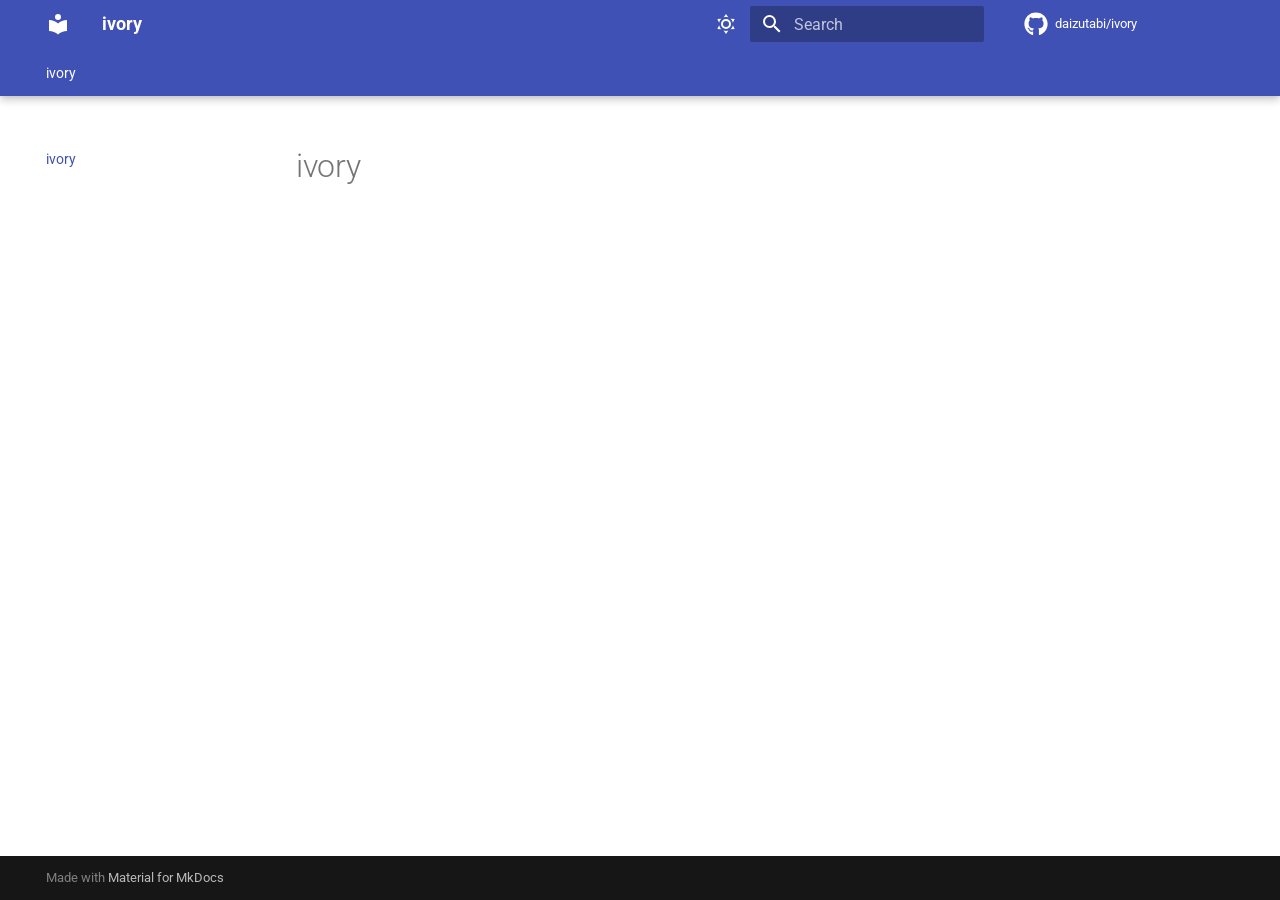
<file: index.html>
<!doctype html>
<html lang="en" class="no-js">
  <head>
    
      <meta charset="utf-8">
      <meta name="viewport" content="width=device-width,initial-scale=1">
      
        <meta name="description" content="PDF documentation generator">
      
      
        <meta name="author" content="daizutabi">
      
      
        <link rel="canonical" href="https://daizutabi.github.io/ivory/">
      
      
      
      
      <link rel="icon" href="assets/images/favicon.png">
      <meta name="generator" content="mkdocs-1.6.0, mkdocs-material-9.5.30">
    
    
      
        <title>ivory</title>
      
    
    
      <link rel="stylesheet" href="assets/stylesheets/main.3cba04c6.min.css">
      
        
        <link rel="stylesheet" href="assets/stylesheets/palette.06af60db.min.css">
      
      


    
    
      
    
    
      
        
        
        <link rel="preconnect" href="https://fonts.gstatic.com" crossorigin>
        <link rel="stylesheet" href="https://fonts.googleapis.com/css?family=Roboto:300,300i,400,400i,700,700i%7CRoboto+Mono:400,400i,700,700i&display=fallback">
        <style>:root{--md-text-font:"Roboto";--md-code-font:"Roboto Mono"}</style>
      
    
    
    <script>__md_scope=new URL(".",location),__md_hash=e=>[...e].reduce((e,_)=>(e<<5)-e+_.charCodeAt(0),0),__md_get=(e,_=localStorage,t=__md_scope)=>JSON.parse(_.getItem(t.pathname+"."+e)),__md_set=(e,_,t=localStorage,a=__md_scope)=>{try{t.setItem(a.pathname+"."+e,JSON.stringify(_))}catch(e){}}</script>
    
      

    
    
    
  </head>
  
  
    
    
      
    
    
    
    
    <body dir="ltr" data-md-color-scheme="default" data-md-color-primary="indigo" data-md-color-accent="indigo">
  
    
    <input class="md-toggle" data-md-toggle="drawer" type="checkbox" id="__drawer" autocomplete="off">
    <input class="md-toggle" data-md-toggle="search" type="checkbox" id="__search" autocomplete="off">
    <label class="md-overlay" for="__drawer"></label>
    <div data-md-component="skip">
      
        
        <a href="#ivory" class="md-skip">
          Skip to content
        </a>
      
    </div>
    <div data-md-component="announce">
      
    </div>
    
    
      

  

<header class="md-header md-header--shadow md-header--lifted" data-md-component="header">
  <nav class="md-header__inner md-grid" aria-label="Header">
    <a href="." title="ivory" class="md-header__button md-logo" aria-label="ivory" data-md-component="logo">
      
  
  <svg xmlns="http://www.w3.org/2000/svg" viewBox="0 0 24 24"><path d="M12 8a3 3 0 0 0 3-3 3 3 0 0 0-3-3 3 3 0 0 0-3 3 3 3 0 0 0 3 3m0 3.54C9.64 9.35 6.5 8 3 8v11c3.5 0 6.64 1.35 9 3.54 2.36-2.19 5.5-3.54 9-3.54V8c-3.5 0-6.64 1.35-9 3.54Z"/></svg>

    </a>
    <label class="md-header__button md-icon" for="__drawer">
      
      <svg xmlns="http://www.w3.org/2000/svg" viewBox="0 0 24 24"><path d="M3 6h18v2H3V6m0 5h18v2H3v-2m0 5h18v2H3v-2Z"/></svg>
    </label>
    <div class="md-header__title" data-md-component="header-title">
      <div class="md-header__ellipsis">
        <div class="md-header__topic">
          <span class="md-ellipsis">
            ivory
          </span>
        </div>
        <div class="md-header__topic" data-md-component="header-topic">
          <span class="md-ellipsis">
            
              ivory
            
          </span>
        </div>
      </div>
    </div>
    
      
        <form class="md-header__option" data-md-component="palette">
  
    
    
    
    <input class="md-option" data-md-color-media="" data-md-color-scheme="default" data-md-color-primary="indigo" data-md-color-accent="indigo"  aria-label="Switch to dark mode"  type="radio" name="__palette" id="__palette_0">
    
      <label class="md-header__button md-icon" title="Switch to dark mode" for="__palette_1" hidden>
        <svg xmlns="http://www.w3.org/2000/svg" viewBox="0 0 24 24"><path d="M12 7a5 5 0 0 1 5 5 5 5 0 0 1-5 5 5 5 0 0 1-5-5 5 5 0 0 1 5-5m0 2a3 3 0 0 0-3 3 3 3 0 0 0 3 3 3 3 0 0 0 3-3 3 3 0 0 0-3-3m0-7 2.39 3.42C13.65 5.15 12.84 5 12 5c-.84 0-1.65.15-2.39.42L12 2M3.34 7l4.16-.35A7.2 7.2 0 0 0 5.94 8.5c-.44.74-.69 1.5-.83 2.29L3.34 7m.02 10 1.76-3.77a7.131 7.131 0 0 0 2.38 4.14L3.36 17M20.65 7l-1.77 3.79a7.023 7.023 0 0 0-2.38-4.15l4.15.36m-.01 10-4.14.36c.59-.51 1.12-1.14 1.54-1.86.42-.73.69-1.5.83-2.29L20.64 17M12 22l-2.41-3.44c.74.27 1.55.44 2.41.44.82 0 1.63-.17 2.37-.44L12 22Z"/></svg>
      </label>
    
  
    
    
    
    <input class="md-option" data-md-color-media="" data-md-color-scheme="slate" data-md-color-primary="black" data-md-color-accent="black"  aria-label="Switch to light mode"  type="radio" name="__palette" id="__palette_1">
    
      <label class="md-header__button md-icon" title="Switch to light mode" for="__palette_0" hidden>
        <svg xmlns="http://www.w3.org/2000/svg" viewBox="0 0 24 24"><path d="m17.75 4.09-2.53 1.94.91 3.06-2.63-1.81-2.63 1.81.91-3.06-2.53-1.94L12.44 4l1.06-3 1.06 3 3.19.09m3.5 6.91-1.64 1.25.59 1.98-1.7-1.17-1.7 1.17.59-1.98L15.75 11l2.06-.05L18.5 9l.69 1.95 2.06.05m-2.28 4.95c.83-.08 1.72 1.1 1.19 1.85-.32.45-.66.87-1.08 1.27C15.17 23 8.84 23 4.94 19.07c-3.91-3.9-3.91-10.24 0-14.14.4-.4.82-.76 1.27-1.08.75-.53 1.93.36 1.85 1.19-.27 2.86.69 5.83 2.89 8.02a9.96 9.96 0 0 0 8.02 2.89m-1.64 2.02a12.08 12.08 0 0 1-7.8-3.47c-2.17-2.19-3.33-5-3.49-7.82-2.81 3.14-2.7 7.96.31 10.98 3.02 3.01 7.84 3.12 10.98.31Z"/></svg>
      </label>
    
  
</form>
      
    
    
      <script>var media,input,key,value,palette=__md_get("__palette");if(palette&&palette.color){"(prefers-color-scheme)"===palette.color.media&&(media=matchMedia("(prefers-color-scheme: light)"),input=document.querySelector(media.matches?"[data-md-color-media='(prefers-color-scheme: light)']":"[data-md-color-media='(prefers-color-scheme: dark)']"),palette.color.media=input.getAttribute("data-md-color-media"),palette.color.scheme=input.getAttribute("data-md-color-scheme"),palette.color.primary=input.getAttribute("data-md-color-primary"),palette.color.accent=input.getAttribute("data-md-color-accent"));for([key,value]of Object.entries(palette.color))document.body.setAttribute("data-md-color-"+key,value)}</script>
    
    
    
      <label class="md-header__button md-icon" for="__search">
        
        <svg xmlns="http://www.w3.org/2000/svg" viewBox="0 0 24 24"><path d="M9.5 3A6.5 6.5 0 0 1 16 9.5c0 1.61-.59 3.09-1.56 4.23l.27.27h.79l5 5-1.5 1.5-5-5v-.79l-.27-.27A6.516 6.516 0 0 1 9.5 16 6.5 6.5 0 0 1 3 9.5 6.5 6.5 0 0 1 9.5 3m0 2C7 5 5 7 5 9.5S7 14 9.5 14 14 12 14 9.5 12 5 9.5 5Z"/></svg>
      </label>
      <div class="md-search" data-md-component="search" role="dialog">
  <label class="md-search__overlay" for="__search"></label>
  <div class="md-search__inner" role="search">
    <form class="md-search__form" name="search">
      <input type="text" class="md-search__input" name="query" aria-label="Search" placeholder="Search" autocapitalize="off" autocorrect="off" autocomplete="off" spellcheck="false" data-md-component="search-query" required>
      <label class="md-search__icon md-icon" for="__search">
        
        <svg xmlns="http://www.w3.org/2000/svg" viewBox="0 0 24 24"><path d="M9.5 3A6.5 6.5 0 0 1 16 9.5c0 1.61-.59 3.09-1.56 4.23l.27.27h.79l5 5-1.5 1.5-5-5v-.79l-.27-.27A6.516 6.516 0 0 1 9.5 16 6.5 6.5 0 0 1 3 9.5 6.5 6.5 0 0 1 9.5 3m0 2C7 5 5 7 5 9.5S7 14 9.5 14 14 12 14 9.5 12 5 9.5 5Z"/></svg>
        
        <svg xmlns="http://www.w3.org/2000/svg" viewBox="0 0 24 24"><path d="M20 11v2H8l5.5 5.5-1.42 1.42L4.16 12l7.92-7.92L13.5 5.5 8 11h12Z"/></svg>
      </label>
      <nav class="md-search__options" aria-label="Search">
        
        <button type="reset" class="md-search__icon md-icon" title="Clear" aria-label="Clear" tabindex="-1">
          
          <svg xmlns="http://www.w3.org/2000/svg" viewBox="0 0 24 24"><path d="M19 6.41 17.59 5 12 10.59 6.41 5 5 6.41 10.59 12 5 17.59 6.41 19 12 13.41 17.59 19 19 17.59 13.41 12 19 6.41Z"/></svg>
        </button>
      </nav>
      
    </form>
    <div class="md-search__output">
      <div class="md-search__scrollwrap" tabindex="0" data-md-scrollfix>
        <div class="md-search-result" data-md-component="search-result">
          <div class="md-search-result__meta">
            Initializing search
          </div>
          <ol class="md-search-result__list" role="presentation"></ol>
        </div>
      </div>
    </div>
  </div>
</div>
    
    
      <div class="md-header__source">
        <a href="https://github.com/daizutabi/ivory/" title="Go to repository" class="md-source" data-md-component="source">
  <div class="md-source__icon md-icon">
    
    <svg xmlns="http://www.w3.org/2000/svg" viewBox="0 0 496 512"><!--! Font Awesome Free 6.6.0 by @fontawesome - https://fontawesome.com License - https://fontawesome.com/license/free (Icons: CC BY 4.0, Fonts: SIL OFL 1.1, Code: MIT License) Copyright 2024 Fonticons, Inc.--><path d="M165.9 397.4c0 2-2.3 3.6-5.2 3.6-3.3.3-5.6-1.3-5.6-3.6 0-2 2.3-3.6 5.2-3.6 3-.3 5.6 1.3 5.6 3.6zm-31.1-4.5c-.7 2 1.3 4.3 4.3 4.9 2.6 1 5.6 0 6.2-2s-1.3-4.3-4.3-5.2c-2.6-.7-5.5.3-6.2 2.3zm44.2-1.7c-2.9.7-4.9 2.6-4.6 4.9.3 2 2.9 3.3 5.9 2.6 2.9-.7 4.9-2.6 4.6-4.6-.3-1.9-3-3.2-5.9-2.9zM244.8 8C106.1 8 0 113.3 0 252c0 110.9 69.8 205.8 169.5 239.2 12.8 2.3 17.3-5.6 17.3-12.1 0-6.2-.3-40.4-.3-61.4 0 0-70 15-84.7-29.8 0 0-11.4-29.1-27.8-36.6 0 0-22.9-15.7 1.6-15.4 0 0 24.9 2 38.6 25.8 21.9 38.6 58.6 27.5 72.9 20.9 2.3-16 8.8-27.1 16-33.7-55.9-6.2-112.3-14.3-112.3-110.5 0-27.5 7.6-41.3 23.6-58.9-2.6-6.5-11.1-33.3 2.6-67.9 20.9-6.5 69 27 69 27 20-5.6 41.5-8.5 62.8-8.5s42.8 2.9 62.8 8.5c0 0 48.1-33.6 69-27 13.7 34.7 5.2 61.4 2.6 67.9 16 17.7 25.8 31.5 25.8 58.9 0 96.5-58.9 104.2-114.8 110.5 9.2 7.9 17 22.9 17 46.4 0 33.7-.3 75.4-.3 83.6 0 6.5 4.6 14.4 17.3 12.1C428.2 457.8 496 362.9 496 252 496 113.3 383.5 8 244.8 8zM97.2 352.9c-1.3 1-1 3.3.7 5.2 1.6 1.6 3.9 2.3 5.2 1 1.3-1 1-3.3-.7-5.2-1.6-1.6-3.9-2.3-5.2-1zm-10.8-8.1c-.7 1.3.3 2.9 2.3 3.9 1.6 1 3.6.7 4.3-.7.7-1.3-.3-2.9-2.3-3.9-2-.6-3.6-.3-4.3.7zm32.4 35.6c-1.6 1.3-1 4.3 1.3 6.2 2.3 2.3 5.2 2.6 6.5 1 1.3-1.3.7-4.3-1.3-6.2-2.2-2.3-5.2-2.6-6.5-1zm-11.4-14.7c-1.6 1-1.6 3.6 0 5.9 1.6 2.3 4.3 3.3 5.6 2.3 1.6-1.3 1.6-3.9 0-6.2-1.4-2.3-4-3.3-5.6-2z"/></svg>
  </div>
  <div class="md-source__repository">
    daizutabi/ivory
  </div>
</a>
      </div>
    
  </nav>
  
    
      
<nav class="md-tabs" aria-label="Tabs" data-md-component="tabs">
  <div class="md-grid">
    <ul class="md-tabs__list">
      
        
  
  
    
  
  
    <li class="md-tabs__item md-tabs__item--active">
      <a href="." class="md-tabs__link">
        
  
    
  
  ivory

      </a>
    </li>
  

      
    </ul>
  </div>
</nav>
    
  
</header>
    
    <div class="md-container" data-md-component="container">
      
      
        
      
      <main class="md-main" data-md-component="main">
        <div class="md-main__inner md-grid">
          
            
              
              <div class="md-sidebar md-sidebar--primary" data-md-component="sidebar" data-md-type="navigation" >
                <div class="md-sidebar__scrollwrap">
                  <div class="md-sidebar__inner">
                    


  


<nav class="md-nav md-nav--primary md-nav--lifted" aria-label="Navigation" data-md-level="0">
  <label class="md-nav__title" for="__drawer">
    <a href="." title="ivory" class="md-nav__button md-logo" aria-label="ivory" data-md-component="logo">
      
  
  <svg xmlns="http://www.w3.org/2000/svg" viewBox="0 0 24 24"><path d="M12 8a3 3 0 0 0 3-3 3 3 0 0 0-3-3 3 3 0 0 0-3 3 3 3 0 0 0 3 3m0 3.54C9.64 9.35 6.5 8 3 8v11c3.5 0 6.64 1.35 9 3.54 2.36-2.19 5.5-3.54 9-3.54V8c-3.5 0-6.64 1.35-9 3.54Z"/></svg>

    </a>
    ivory
  </label>
  
    <div class="md-nav__source">
      <a href="https://github.com/daizutabi/ivory/" title="Go to repository" class="md-source" data-md-component="source">
  <div class="md-source__icon md-icon">
    
    <svg xmlns="http://www.w3.org/2000/svg" viewBox="0 0 496 512"><!--! Font Awesome Free 6.6.0 by @fontawesome - https://fontawesome.com License - https://fontawesome.com/license/free (Icons: CC BY 4.0, Fonts: SIL OFL 1.1, Code: MIT License) Copyright 2024 Fonticons, Inc.--><path d="M165.9 397.4c0 2-2.3 3.6-5.2 3.6-3.3.3-5.6-1.3-5.6-3.6 0-2 2.3-3.6 5.2-3.6 3-.3 5.6 1.3 5.6 3.6zm-31.1-4.5c-.7 2 1.3 4.3 4.3 4.9 2.6 1 5.6 0 6.2-2s-1.3-4.3-4.3-5.2c-2.6-.7-5.5.3-6.2 2.3zm44.2-1.7c-2.9.7-4.9 2.6-4.6 4.9.3 2 2.9 3.3 5.9 2.6 2.9-.7 4.9-2.6 4.6-4.6-.3-1.9-3-3.2-5.9-2.9zM244.8 8C106.1 8 0 113.3 0 252c0 110.9 69.8 205.8 169.5 239.2 12.8 2.3 17.3-5.6 17.3-12.1 0-6.2-.3-40.4-.3-61.4 0 0-70 15-84.7-29.8 0 0-11.4-29.1-27.8-36.6 0 0-22.9-15.7 1.6-15.4 0 0 24.9 2 38.6 25.8 21.9 38.6 58.6 27.5 72.9 20.9 2.3-16 8.8-27.1 16-33.7-55.9-6.2-112.3-14.3-112.3-110.5 0-27.5 7.6-41.3 23.6-58.9-2.6-6.5-11.1-33.3 2.6-67.9 20.9-6.5 69 27 69 27 20-5.6 41.5-8.5 62.8-8.5s42.8 2.9 62.8 8.5c0 0 48.1-33.6 69-27 13.7 34.7 5.2 61.4 2.6 67.9 16 17.7 25.8 31.5 25.8 58.9 0 96.5-58.9 104.2-114.8 110.5 9.2 7.9 17 22.9 17 46.4 0 33.7-.3 75.4-.3 83.6 0 6.5 4.6 14.4 17.3 12.1C428.2 457.8 496 362.9 496 252 496 113.3 383.5 8 244.8 8zM97.2 352.9c-1.3 1-1 3.3.7 5.2 1.6 1.6 3.9 2.3 5.2 1 1.3-1 1-3.3-.7-5.2-1.6-1.6-3.9-2.3-5.2-1zm-10.8-8.1c-.7 1.3.3 2.9 2.3 3.9 1.6 1 3.6.7 4.3-.7.7-1.3-.3-2.9-2.3-3.9-2-.6-3.6-.3-4.3.7zm32.4 35.6c-1.6 1.3-1 4.3 1.3 6.2 2.3 2.3 5.2 2.6 6.5 1 1.3-1.3.7-4.3-1.3-6.2-2.2-2.3-5.2-2.6-6.5-1zm-11.4-14.7c-1.6 1-1.6 3.6 0 5.9 1.6 2.3 4.3 3.3 5.6 2.3 1.6-1.3 1.6-3.9 0-6.2-1.4-2.3-4-3.3-5.6-2z"/></svg>
  </div>
  <div class="md-source__repository">
    daizutabi/ivory
  </div>
</a>
    </div>
  
  <ul class="md-nav__list" data-md-scrollfix>
    
      
      
  
  
    
  
  
  
    <li class="md-nav__item md-nav__item--active">
      
      <input class="md-nav__toggle md-toggle" type="checkbox" id="__toc">
      
      
        
      
      
      <a href="." class="md-nav__link md-nav__link--active">
        
  
  <span class="md-ellipsis">
    ivory
  </span>
  

      </a>
      
    </li>
  

    
  </ul>
</nav>
                  </div>
                </div>
              </div>
            
            
              
              <div class="md-sidebar md-sidebar--secondary" data-md-component="sidebar" data-md-type="toc" >
                <div class="md-sidebar__scrollwrap">
                  <div class="md-sidebar__inner">
                    

<nav class="md-nav md-nav--secondary" aria-label="Table of contents">
  
  
  
    
  
  
</nav>
                  </div>
                </div>
              </div>
            
          
          
            <div class="md-content" data-md-component="content">
              <article class="md-content__inner md-typeset">
                
                  

  
  


<h1 id="ivory">ivory</h1>












                
              </article>
            </div>
          
          
<script>var target=document.getElementById(location.hash.slice(1));target&&target.name&&(target.checked=target.name.startsWith("__tabbed_"))</script>
        </div>
        
          <button type="button" class="md-top md-icon" data-md-component="top" hidden>
  
  <svg xmlns="http://www.w3.org/2000/svg" viewBox="0 0 24 24"><path d="M13 20h-2V8l-5.5 5.5-1.42-1.42L12 4.16l7.92 7.92-1.42 1.42L13 8v12Z"/></svg>
  Back to top
</button>
        
      </main>
      
        <footer class="md-footer">
  
  <div class="md-footer-meta md-typeset">
    <div class="md-footer-meta__inner md-grid">
      <div class="md-copyright">
  
  
    Made with
    <a href="https://squidfunk.github.io/mkdocs-material/" target="_blank" rel="noopener">
      Material for MkDocs
    </a>
  
</div>
      
    </div>
  </div>
</footer>
      
    </div>
    <div class="md-dialog" data-md-component="dialog">
      <div class="md-dialog__inner md-typeset"></div>
    </div>
    
    
    <script id="__config" type="application/json">{"base": ".", "features": ["content.tooltips", "content.code.annotate", "navigation.expand", "navigation.indexes", "navigation.instant", "navigation.sections", "navigation.tabs", "navigation.tabs.sticky", "navigation.top", "navigation.tracking"], "search": "assets/javascripts/workers/search.b8dbb3d2.min.js", "translations": {"clipboard.copied": "Copied to clipboard", "clipboard.copy": "Copy to clipboard", "search.result.more.one": "1 more on this page", "search.result.more.other": "# more on this page", "search.result.none": "No matching documents", "search.result.one": "1 matching document", "search.result.other": "# matching documents", "search.result.placeholder": "Type to start searching", "search.result.term.missing": "Missing", "select.version": "Select version"}}</script>
    
    
      <script src="assets/javascripts/bundle.fe8b6f2b.min.js"></script>
      
    
  </body>
</html>
</file>
<file: assets/stylesheets/main.3cba04c6.min.css>
@charset "UTF-8";html{-webkit-text-size-adjust:none;-moz-text-size-adjust:none;text-size-adjust:none;box-sizing:border-box}*,:after,:before{box-sizing:inherit}@media (prefers-reduced-motion){*,:after,:before{transition:none!important}}body{margin:0}a,button,input,label{-webkit-tap-highlight-color:transparent}a{color:inherit;text-decoration:none}hr{border:0;box-sizing:initial;display:block;height:.05rem;overflow:visible;padding:0}small{font-size:80%}sub,sup{line-height:1em}img{border-style:none}table{border-collapse:initial;border-spacing:0}td,th{font-weight:400;vertical-align:top}button{background:#0000;border:0;font-family:inherit;font-size:inherit;margin:0;padding:0}input{border:0;outline:none}:root{--md-primary-fg-color:#4051b5;--md-primary-fg-color--light:#5d6cc0;--md-primary-fg-color--dark:#303fa1;--md-primary-bg-color:#fff;--md-primary-bg-color--light:#ffffffb3;--md-accent-fg-color:#526cfe;--md-accent-fg-color--transparent:#526cfe1a;--md-accent-bg-color:#fff;--md-accent-bg-color--light:#ffffffb3}[data-md-color-scheme=default]{color-scheme:light}[data-md-color-scheme=default] img[src$="#gh-dark-mode-only"],[data-md-color-scheme=default] img[src$="#only-dark"]{display:none}:root,[data-md-color-scheme=default]{--md-hue:225deg;--md-default-fg-color:#000000de;--md-default-fg-color--light:#0000008a;--md-default-fg-color--lighter:#00000052;--md-default-fg-color--lightest:#00000012;--md-default-bg-color:#fff;--md-default-bg-color--light:#ffffffb3;--md-default-bg-color--lighter:#ffffff4d;--md-default-bg-color--lightest:#ffffff1f;--md-code-fg-color:#36464e;--md-code-bg-color:#f5f5f5;--md-code-hl-color:#4287ff;--md-code-hl-color--light:#4287ff1a;--md-code-hl-number-color:#d52a2a;--md-code-hl-special-color:#db1457;--md-code-hl-function-color:#a846b9;--md-code-hl-constant-color:#6e59d9;--md-code-hl-keyword-color:#3f6ec6;--md-code-hl-string-color:#1c7d4d;--md-code-hl-name-color:var(--md-code-fg-color);--md-code-hl-operator-color:var(--md-default-fg-color--light);--md-code-hl-punctuation-color:var(--md-default-fg-color--light);--md-code-hl-comment-color:var(--md-default-fg-color--light);--md-code-hl-generic-color:var(--md-default-fg-color--light);--md-code-hl-variable-color:var(--md-default-fg-color--light);--md-typeset-color:var(--md-default-fg-color);--md-typeset-a-color:var(--md-primary-fg-color);--md-typeset-del-color:#f5503d26;--md-typeset-ins-color:#0bd57026;--md-typeset-kbd-color:#fafafa;--md-typeset-kbd-accent-color:#fff;--md-typeset-kbd-border-color:#b8b8b8;--md-typeset-mark-color:#ffff0080;--md-typeset-table-color:#0000001f;--md-typeset-table-color--light:rgba(0,0,0,.035);--md-admonition-fg-color:var(--md-default-fg-color);--md-admonition-bg-color:var(--md-default-bg-color);--md-warning-fg-color:#000000de;--md-warning-bg-color:#ff9;--md-footer-fg-color:#fff;--md-footer-fg-color--light:#ffffffb3;--md-footer-fg-color--lighter:#ffffff73;--md-footer-bg-color:#000000de;--md-footer-bg-color--dark:#00000052;--md-shadow-z1:0 0.2rem 0.5rem #0000000d,0 0 0.05rem #0000001a;--md-shadow-z2:0 0.2rem 0.5rem #0000001a,0 0 0.05rem #00000040;--md-shadow-z3:0 0.2rem 0.5rem #0003,0 0 0.05rem #00000059}.md-icon svg{fill:currentcolor;display:block;height:1.2rem;width:1.2rem}body{-webkit-font-smoothing:antialiased;-moz-osx-font-smoothing:grayscale;--md-text-font-family:var(--md-text-font,_),-apple-system,BlinkMacSystemFont,Helvetica,Arial,sans-serif;--md-code-font-family:var(--md-code-font,_),SFMono-Regular,Consolas,Menlo,monospace}aside,body,input{font-feature-settings:"kern","liga";color:var(--md-typeset-color);font-family:var(--md-text-font-family)}code,kbd,pre{font-feature-settings:"kern";font-family:var(--md-code-font-family)}:root{--md-typeset-table-sort-icon:url('data:image/svg+xml;charset=utf-8,<svg xmlns="http://www.w3.org/2000/svg" viewBox="0 0 24 24"><path d="m18 21-4-4h3V7h-3l4-4 4 4h-3v10h3M2 19v-2h10v2M2 13v-2h7v2M2 7V5h4v2H2Z"/></svg>');--md-typeset-table-sort-icon--asc:url('data:image/svg+xml;charset=utf-8,<svg xmlns="http://www.w3.org/2000/svg" viewBox="0 0 24 24"><path d="M19 17h3l-4 4-4-4h3V3h2M2 17h10v2H2M6 5v2H2V5m0 6h7v2H2v-2Z"/></svg>');--md-typeset-table-sort-icon--desc:url('data:image/svg+xml;charset=utf-8,<svg xmlns="http://www.w3.org/2000/svg" viewBox="0 0 24 24"><path d="M19 7h3l-4-4-4 4h3v14h2M2 17h10v2H2M6 5v2H2V5m0 6h7v2H2v-2Z"/></svg>')}.md-typeset{-webkit-print-color-adjust:exact;color-adjust:exact;font-size:.8rem;line-height:1.6}@media print{.md-typeset{font-size:.68rem}}.md-typeset blockquote,.md-typeset dl,.md-typeset figure,.md-typeset ol,.md-typeset pre,.md-typeset ul{margin-bottom:1em;margin-top:1em}.md-typeset h1{color:var(--md-default-fg-color--light);font-size:2em;line-height:1.3;margin:0 0 1.25em}.md-typeset h1,.md-typeset h2{font-weight:300;letter-spacing:-.01em}.md-typeset h2{font-size:1.5625em;line-height:1.4;margin:1.6em 0 .64em}.md-typeset h3{font-size:1.25em;font-weight:400;letter-spacing:-.01em;line-height:1.5;margin:1.6em 0 .8em}.md-typeset h2+h3{margin-top:.8em}.md-typeset h4{font-weight:700;letter-spacing:-.01em;margin:1em 0}.md-typeset h5,.md-typeset h6{color:var(--md-default-fg-color--light);font-size:.8em;font-weight:700;letter-spacing:-.01em;margin:1.25em 0}.md-typeset h5{text-transform:uppercase}.md-typeset hr{border-bottom:.05rem solid var(--md-default-fg-color--lightest);display:flow-root;margin:1.5em 0}.md-typeset a{color:var(--md-typeset-a-color);word-break:break-word}.md-typeset a,.md-typeset a:before{transition:color 125ms}.md-typeset a:focus,.md-typeset a:hover{color:var(--md-accent-fg-color)}.md-typeset a:focus code,.md-typeset a:hover code{background-color:var(--md-accent-fg-color--transparent)}.md-typeset a code{color:currentcolor;transition:background-color 125ms}.md-typeset a.focus-visible{outline-color:var(--md-accent-fg-color);outline-offset:.2rem}.md-typeset code,.md-typeset kbd,.md-typeset pre{color:var(--md-code-fg-color);direction:ltr;font-variant-ligatures:none}@media print{.md-typeset code,.md-typeset kbd,.md-typeset pre{white-space:pre-wrap}}.md-typeset code{background-color:var(--md-code-bg-color);border-radius:.1rem;-webkit-box-decoration-break:clone;box-decoration-break:clone;font-size:.85em;padding:0 .2941176471em;word-break:break-word}.md-typeset code:not(.focus-visible){-webkit-tap-highlight-color:transparent;outline:none}.md-typeset pre{display:flow-root;line-height:1.4;position:relative}.md-typeset pre>code{-webkit-box-decoration-break:slice;box-decoration-break:slice;box-shadow:none;display:block;margin:0;outline-color:var(--md-accent-fg-color);overflow:auto;padding:.7720588235em 1.1764705882em;scrollbar-color:var(--md-default-fg-color--lighter) #0000;scrollbar-width:thin;touch-action:auto;word-break:normal}.md-typeset pre>code:hover{scrollbar-color:var(--md-accent-fg-color) #0000}.md-typeset pre>code::-webkit-scrollbar{height:.2rem;width:.2rem}.md-typeset pre>code::-webkit-scrollbar-thumb{background-color:var(--md-default-fg-color--lighter)}.md-typeset pre>code::-webkit-scrollbar-thumb:hover{background-color:var(--md-accent-fg-color)}.md-typeset kbd{background-color:var(--md-typeset-kbd-color);border-radius:.1rem;box-shadow:0 .1rem 0 .05rem var(--md-typeset-kbd-border-color),0 .1rem 0 var(--md-typeset-kbd-border-color),0 -.1rem .2rem var(--md-typeset-kbd-accent-color) inset;color:var(--md-default-fg-color);display:inline-block;font-size:.75em;padding:0 .6666666667em;vertical-align:text-top;word-break:break-word}.md-typeset mark{background-color:var(--md-typeset-mark-color);-webkit-box-decoration-break:clone;box-decoration-break:clone;color:inherit;word-break:break-word}.md-typeset abbr{border-bottom:.05rem dotted var(--md-default-fg-color--light);cursor:help;text-decoration:none}.md-typeset small{opacity:.75}[dir=ltr] .md-typeset sub,[dir=ltr] .md-typeset sup{margin-left:.078125em}[dir=rtl] .md-typeset sub,[dir=rtl] .md-typeset sup{margin-right:.078125em}[dir=ltr] .md-typeset blockquote{padding-left:.6rem}[dir=rtl] .md-typeset blockquote{padding-right:.6rem}[dir=ltr] .md-typeset blockquote{border-left:.2rem solid var(--md-default-fg-color--lighter)}[dir=rtl] .md-typeset blockquote{border-right:.2rem solid var(--md-default-fg-color--lighter)}.md-typeset blockquote{color:var(--md-default-fg-color--light);margin-left:0;margin-right:0}.md-typeset ul{list-style-type:disc}[dir=ltr] .md-typeset ol,[dir=ltr] .md-typeset ul{margin-left:.625em}[dir=rtl] .md-typeset ol,[dir=rtl] .md-typeset ul{margin-right:.625em}.md-typeset ol,.md-typeset ul{padding:0}.md-typeset ol:not([hidden]),.md-typeset ul:not([hidden]){display:flow-root}.md-typeset ol ol,.md-typeset ul ol{list-style-type:lower-alpha}.md-typeset ol ol ol,.md-typeset ul ol ol{list-style-type:lower-roman}[dir=ltr] .md-typeset ol li,[dir=ltr] .md-typeset ul li{margin-left:1.25em}[dir=rtl] .md-typeset ol li,[dir=rtl] .md-typeset ul li{margin-right:1.25em}.md-typeset ol li,.md-typeset ul li{margin-bottom:.5em}.md-typeset ol li blockquote,.md-typeset ol li p,.md-typeset ul li blockquote,.md-typeset ul li p{margin:.5em 0}.md-typeset ol li:last-child,.md-typeset ul li:last-child{margin-bottom:0}[dir=ltr] .md-typeset ol li ol,[dir=ltr] .md-typeset ol li ul,[dir=ltr] .md-typeset ul li ol,[dir=ltr] .md-typeset ul li ul{margin-left:.625em}[dir=rtl] .md-typeset ol li ol,[dir=rtl] .md-typeset ol li ul,[dir=rtl] .md-typeset ul li ol,[dir=rtl] .md-typeset ul li ul{margin-right:.625em}.md-typeset ol li ol,.md-typeset ol li ul,.md-typeset ul li ol,.md-typeset ul li ul{margin-bottom:.5em;margin-top:.5em}[dir=ltr] .md-typeset dd{margin-left:1.875em}[dir=rtl] .md-typeset dd{margin-right:1.875em}.md-typeset dd{margin-bottom:1.5em;margin-top:1em}.md-typeset img,.md-typeset svg,.md-typeset video{height:auto;max-width:100%}.md-typeset img[align=left]{margin:1em 1em 1em 0}.md-typeset img[align=right]{margin:1em 0 1em 1em}.md-typeset img[align]:only-child{margin-top:0}.md-typeset figure{display:flow-root;margin:1em auto;max-width:100%;text-align:center;width:-moz-fit-content;width:fit-content}.md-typeset figure img{display:block;margin:0 auto}.md-typeset figcaption{font-style:italic;margin:1em auto;max-width:24rem}.md-typeset iframe{max-width:100%}.md-typeset table:not([class]){background-color:var(--md-default-bg-color);border:.05rem solid var(--md-typeset-table-color);border-radius:.1rem;display:inline-block;font-size:.64rem;max-width:100%;overflow:auto;touch-action:auto}@media print{.md-typeset table:not([class]){display:table}}.md-typeset table:not([class])+*{margin-top:1.5em}.md-typeset table:not([class]) td>:first-child,.md-typeset table:not([class]) th>:first-child{margin-top:0}.md-typeset table:not([class]) td>:last-child,.md-typeset table:not([class]) th>:last-child{margin-bottom:0}.md-typeset table:not([class]) td:not([align]),.md-typeset table:not([class]) th:not([align]){text-align:left}[dir=rtl] .md-typeset table:not([class]) td:not([align]),[dir=rtl] .md-typeset table:not([class]) th:not([align]){text-align:right}.md-typeset table:not([class]) th{font-weight:700;min-width:5rem;padding:.9375em 1.25em;vertical-align:top}.md-typeset table:not([class]) td{border-top:.05rem solid var(--md-typeset-table-color);padding:.9375em 1.25em;vertical-align:top}.md-typeset table:not([class]) tbody tr{transition:background-color 125ms}.md-typeset table:not([class]) tbody tr:hover{background-color:var(--md-typeset-table-color--light);box-shadow:0 .05rem 0 var(--md-default-bg-color) inset}.md-typeset table:not([class]) a{word-break:normal}.md-typeset table th[role=columnheader]{cursor:pointer}[dir=ltr] .md-typeset table th[role=columnheader]:after{margin-left:.5em}[dir=rtl] .md-typeset table th[role=columnheader]:after{margin-right:.5em}.md-typeset table th[role=columnheader]:after{content:"";display:inline-block;height:1.2em;-webkit-mask-image:var(--md-typeset-table-sort-icon);mask-image:var(--md-typeset-table-sort-icon);-webkit-mask-repeat:no-repeat;mask-repeat:no-repeat;-webkit-mask-size:contain;mask-size:contain;transition:background-color 125ms;vertical-align:text-bottom;width:1.2em}.md-typeset table th[role=columnheader]:hover:after{background-color:var(--md-default-fg-color--lighter)}.md-typeset table th[role=columnheader][aria-sort=ascending]:after{background-color:var(--md-default-fg-color--light);-webkit-mask-image:var(--md-typeset-table-sort-icon--asc);mask-image:var(--md-typeset-table-sort-icon--asc)}.md-typeset table th[role=columnheader][aria-sort=descending]:after{background-color:var(--md-default-fg-color--light);-webkit-mask-image:var(--md-typeset-table-sort-icon--desc);mask-image:var(--md-typeset-table-sort-icon--desc)}.md-typeset__scrollwrap{margin:1em -.8rem;overflow-x:auto;touch-action:auto}.md-typeset__table{display:inline-block;margin-bottom:.5em;padding:0 .8rem}@media print{.md-typeset__table{display:block}}html .md-typeset__table table{display:table;margin:0;overflow:hidden;width:100%}@media screen and (max-width:44.984375em){.md-content__inner>pre{margin:1em -.8rem}.md-content__inner>pre code{border-radius:0}}.md-typeset .md-author{border-radius:100%;display:block;flex-shrink:0;height:1.6rem;overflow:hidden;position:relative;transition:color 125ms,transform 125ms;width:1.6rem}.md-typeset .md-author img{display:block}.md-typeset .md-author--more{background:var(--md-default-fg-color--lightest);color:var(--md-default-fg-color--lighter);font-size:.6rem;font-weight:700;line-height:1.6rem;text-align:center}.md-typeset .md-author--long{height:2.4rem;width:2.4rem}.md-typeset a.md-author{transform:scale(1)}.md-typeset a.md-author img{border-radius:100%;filter:grayscale(100%) opacity(75%);transition:filter 125ms}.md-typeset a.md-author:focus,.md-typeset a.md-author:hover{transform:scale(1.1);z-index:1}.md-typeset a.md-author:focus img,.md-typeset a.md-author:hover img{filter:grayscale(0)}.md-banner{background-color:var(--md-footer-bg-color);color:var(--md-footer-fg-color);overflow:auto}@media print{.md-banner{display:none}}.md-banner--warning{background-color:var(--md-warning-bg-color);color:var(--md-warning-fg-color)}.md-banner__inner{font-size:.7rem;margin:.6rem auto;padding:0 .8rem}[dir=ltr] .md-banner__button{float:right}[dir=rtl] .md-banner__button{float:left}.md-banner__button{color:inherit;cursor:pointer;transition:opacity .25s}.no-js .md-banner__button{display:none}.md-banner__button:hover{opacity:.7}html{font-size:125%;height:100%;overflow-x:hidden}@media screen and (min-width:100em){html{font-size:137.5%}}@media screen and (min-width:125em){html{font-size:150%}}body{background-color:var(--md-default-bg-color);display:flex;flex-direction:column;font-size:.5rem;min-height:100%;position:relative;width:100%}@media print{body{display:block}}@media screen and (max-width:59.984375em){body[data-md-scrolllock]{position:fixed}}.md-grid{margin-left:auto;margin-right:auto;max-width:61rem}.md-container{display:flex;flex-direction:column;flex-grow:1}@media print{.md-container{display:block}}.md-main{flex-grow:1}.md-main__inner{display:flex;height:100%;margin-top:1.5rem}.md-ellipsis{overflow:hidden;text-overflow:ellipsis}.md-toggle{display:none}.md-option{height:0;opacity:0;position:absolute;width:0}.md-option:checked+label:not([hidden]){display:block}.md-option.focus-visible+label{outline-color:var(--md-accent-fg-color);outline-style:auto}.md-skip{background-color:var(--md-default-fg-color);border-radius:.1rem;color:var(--md-default-bg-color);font-size:.64rem;margin:.5rem;opacity:0;outline-color:var(--md-accent-fg-color);padding:.3rem .5rem;position:fixed;transform:translateY(.4rem);z-index:-1}.md-skip:focus{opacity:1;transform:translateY(0);transition:transform .25s cubic-bezier(.4,0,.2,1),opacity 175ms 75ms;z-index:10}@page{margin:25mm}:root{--md-clipboard-icon:url('data:image/svg+xml;charset=utf-8,<svg xmlns="http://www.w3.org/2000/svg" viewBox="0 0 24 24"><path d="M19 21H8V7h11m0-2H8a2 2 0 0 0-2 2v14a2 2 0 0 0 2 2h11a2 2 0 0 0 2-2V7a2 2 0 0 0-2-2m-3-4H4a2 2 0 0 0-2 2v14h2V3h12V1Z"/></svg>')}.md-clipboard{border-radius:.1rem;color:var(--md-default-fg-color--lightest);cursor:pointer;height:1.5em;outline-color:var(--md-accent-fg-color);outline-offset:.1rem;position:absolute;right:.5em;top:.5em;transition:color .25s;width:1.5em;z-index:1}@media print{.md-clipboard{display:none}}.md-clipboard:not(.focus-visible){-webkit-tap-highlight-color:transparent;outline:none}:hover>.md-clipboard{color:var(--md-default-fg-color--light)}.md-clipboard:focus,.md-clipboard:hover{color:var(--md-accent-fg-color)}.md-clipboard:after{background-color:currentcolor;content:"";display:block;height:1.125em;margin:0 auto;-webkit-mask-image:var(--md-clipboard-icon);mask-image:var(--md-clipboard-icon);-webkit-mask-position:center;mask-position:center;-webkit-mask-repeat:no-repeat;mask-repeat:no-repeat;-webkit-mask-size:contain;mask-size:contain;width:1.125em}.md-clipboard--inline{cursor:pointer}.md-clipboard--inline code{transition:color .25s,background-color .25s}.md-clipboard--inline:focus code,.md-clipboard--inline:hover code{background-color:var(--md-accent-fg-color--transparent);color:var(--md-accent-fg-color)}.md-typeset .md-code__content{display:grid}@keyframes consent{0%{opacity:0;transform:translateY(100%)}to{opacity:1;transform:translateY(0)}}@keyframes overlay{0%{opacity:0}to{opacity:1}}.md-consent__overlay{animation:overlay .25s both;-webkit-backdrop-filter:blur(.1rem);backdrop-filter:blur(.1rem);background-color:#0000008a;height:100%;opacity:1;position:fixed;top:0;width:100%;z-index:5}.md-consent__inner{animation:consent .5s cubic-bezier(.1,.7,.1,1) both;background-color:var(--md-default-bg-color);border:0;border-radius:.1rem;bottom:0;box-shadow:0 0 .2rem #0000001a,0 .2rem .4rem #0003;max-height:100%;overflow:auto;padding:0;position:fixed;width:100%;z-index:5}.md-consent__form{padding:.8rem}.md-consent__settings{display:none;margin:1em 0}input:checked+.md-consent__settings{display:block}.md-consent__controls{margin-bottom:.8rem}.md-typeset .md-consent__controls .md-button{display:inline}@media screen and (max-width:44.984375em){.md-typeset .md-consent__controls .md-button{display:block;margin-top:.4rem;text-align:center;width:100%}}.md-consent label{cursor:pointer}.md-content{flex-grow:1;min-width:0}.md-content__inner{margin:0 .8rem 1.2rem;padding-top:.6rem}@media screen and (min-width:76.25em){[dir=ltr] .md-sidebar--primary:not([hidden])~.md-content>.md-content__inner{margin-left:1.2rem}[dir=ltr] .md-sidebar--secondary:not([hidden])~.md-content>.md-content__inner,[dir=rtl] .md-sidebar--primary:not([hidden])~.md-content>.md-content__inner{margin-right:1.2rem}[dir=rtl] .md-sidebar--secondary:not([hidden])~.md-content>.md-content__inner{margin-left:1.2rem}}.md-content__inner:before{content:"";display:block;height:.4rem}.md-content__inner>:last-child{margin-bottom:0}[dir=ltr] .md-content__button{float:right}[dir=rtl] .md-content__button{float:left}[dir=ltr] .md-content__button{margin-left:.4rem}[dir=rtl] .md-content__button{margin-right:.4rem}.md-content__button{margin:.4rem 0;padding:0}@media print{.md-content__button{display:none}}.md-typeset .md-content__button{color:var(--md-default-fg-color--lighter)}.md-content__button svg{display:inline;vertical-align:top}[dir=rtl] .md-content__button svg{transform:scaleX(-1)}[dir=ltr] .md-dialog{right:.8rem}[dir=rtl] .md-dialog{left:.8rem}.md-dialog{background-color:var(--md-default-fg-color);border-radius:.1rem;bottom:.8rem;box-shadow:var(--md-shadow-z3);min-width:11.1rem;opacity:0;padding:.4rem .6rem;pointer-events:none;position:fixed;transform:translateY(100%);transition:transform 0ms .4s,opacity .4s;z-index:4}@media print{.md-dialog{display:none}}.md-dialog--active{opacity:1;pointer-events:auto;transform:translateY(0);transition:transform .4s cubic-bezier(.075,.85,.175,1),opacity .4s}.md-dialog__inner{color:var(--md-default-bg-color);font-size:.7rem}.md-feedback{margin:2em 0 1em;text-align:center}.md-feedback fieldset{border:none;margin:0;padding:0}.md-feedback__title{font-weight:700;margin:1em auto}.md-feedback__inner{position:relative}.md-feedback__list{display:flex;flex-wrap:wrap;place-content:baseline center;position:relative}.md-feedback__list:hover .md-icon:not(:disabled){color:var(--md-default-fg-color--lighter)}:disabled .md-feedback__list{min-height:1.8rem}.md-feedback__icon{color:var(--md-default-fg-color--light);cursor:pointer;flex-shrink:0;margin:0 .1rem;transition:color 125ms}.md-feedback__icon:not(:disabled).md-icon:hover{color:var(--md-accent-fg-color)}.md-feedback__icon:disabled{color:var(--md-default-fg-color--lightest);pointer-events:none}.md-feedback__note{opacity:0;position:relative;transform:translateY(.4rem);transition:transform .4s cubic-bezier(.1,.7,.1,1),opacity .15s}.md-feedback__note>*{margin:0 auto;max-width:16rem}:disabled .md-feedback__note{opacity:1;transform:translateY(0)}.md-footer{background-color:var(--md-footer-bg-color);color:var(--md-footer-fg-color)}@media print{.md-footer{display:none}}.md-footer__inner{justify-content:space-between;overflow:auto;padding:.2rem}.md-footer__inner:not([hidden]){display:flex}.md-footer__link{align-items:end;display:flex;flex-grow:0.01;margin-bottom:.4rem;margin-top:1rem;max-width:100%;outline-color:var(--md-accent-fg-color);overflow:hidden;transition:opacity .25s}.md-footer__link:focus,.md-footer__link:hover{opacity:.7}[dir=rtl] .md-footer__link svg{transform:scaleX(-1)}@media screen and (max-width:44.984375em){.md-footer__link--prev{flex-shrink:0}.md-footer__link--prev .md-footer__title{display:none}}[dir=ltr] .md-footer__link--next{margin-left:auto}[dir=rtl] .md-footer__link--next{margin-right:auto}.md-footer__link--next{text-align:right}[dir=rtl] .md-footer__link--next{text-align:left}.md-footer__title{flex-grow:1;font-size:.9rem;margin-bottom:.7rem;max-width:calc(100% - 2.4rem);padding:0 1rem;white-space:nowrap}.md-footer__button{margin:.2rem;padding:.4rem}.md-footer__direction{font-size:.64rem;opacity:.7}.md-footer-meta{background-color:var(--md-footer-bg-color--dark)}.md-footer-meta__inner{display:flex;flex-wrap:wrap;justify-content:space-between;padding:.2rem}html .md-footer-meta.md-typeset a{color:var(--md-footer-fg-color--light)}html .md-footer-meta.md-typeset a:focus,html .md-footer-meta.md-typeset a:hover{color:var(--md-footer-fg-color)}.md-copyright{color:var(--md-footer-fg-color--lighter);font-size:.64rem;margin:auto .6rem;padding:.4rem 0;width:100%}@media screen and (min-width:45em){.md-copyright{width:auto}}.md-copyright__highlight{color:var(--md-footer-fg-color--light)}.md-social{display:inline-flex;gap:.2rem;margin:0 .4rem;padding:.2rem 0 .6rem}@media screen and (min-width:45em){.md-social{padding:.6rem 0}}.md-social__link{display:inline-block;height:1.6rem;text-align:center;width:1.6rem}.md-social__link:before{line-height:1.9}.md-social__link svg{fill:currentcolor;max-height:.8rem;vertical-align:-25%}.md-typeset .md-button{border:.1rem solid;border-radius:.1rem;color:var(--md-primary-fg-color);cursor:pointer;display:inline-block;font-weight:700;padding:.625em 2em;transition:color 125ms,background-color 125ms,border-color 125ms}.md-typeset .md-button--primary{background-color:var(--md-primary-fg-color);border-color:var(--md-primary-fg-color);color:var(--md-primary-bg-color)}.md-typeset .md-button:focus,.md-typeset .md-button:hover{background-color:var(--md-accent-fg-color);border-color:var(--md-accent-fg-color);color:var(--md-accent-bg-color)}[dir=ltr] .md-typeset .md-input{border-top-left-radius:.1rem}[dir=ltr] .md-typeset .md-input,[dir=rtl] .md-typeset .md-input{border-top-right-radius:.1rem}[dir=rtl] .md-typeset .md-input{border-top-left-radius:.1rem}.md-typeset .md-input{border-bottom:.1rem solid var(--md-default-fg-color--lighter);box-shadow:var(--md-shadow-z1);font-size:.8rem;height:1.8rem;padding:0 .6rem;transition:border .25s,box-shadow .25s}.md-typeset .md-input:focus,.md-typeset .md-input:hover{border-bottom-color:var(--md-accent-fg-color);box-shadow:var(--md-shadow-z2)}.md-typeset .md-input--stretch{width:100%}.md-header{background-color:var(--md-primary-fg-color);box-shadow:0 0 .2rem #0000,0 .2rem .4rem #0000;color:var(--md-primary-bg-color);display:block;left:0;position:sticky;right:0;top:0;z-index:4}@media print{.md-header{display:none}}.md-header[hidden]{transform:translateY(-100%);transition:transform .25s cubic-bezier(.8,0,.6,1),box-shadow .25s}.md-header--shadow{box-shadow:0 0 .2rem #0000001a,0 .2rem .4rem #0003;transition:transform .25s cubic-bezier(.1,.7,.1,1),box-shadow .25s}.md-header__inner{align-items:center;display:flex;padding:0 .2rem}.md-header__button{color:currentcolor;cursor:pointer;margin:.2rem;outline-color:var(--md-accent-fg-color);padding:.4rem;position:relative;transition:opacity .25s;vertical-align:middle;z-index:1}.md-header__button:hover{opacity:.7}.md-header__button:not([hidden]){display:inline-block}.md-header__button:not(.focus-visible){-webkit-tap-highlight-color:transparent;outline:none}.md-header__button.md-logo{margin:.2rem;padding:.4rem}@media screen and (max-width:76.234375em){.md-header__button.md-logo{display:none}}.md-header__button.md-logo img,.md-header__button.md-logo svg{fill:currentcolor;display:block;height:1.2rem;width:auto}@media screen and (min-width:60em){.md-header__button[for=__search]{display:none}}.no-js .md-header__button[for=__search]{display:none}[dir=rtl] .md-header__button[for=__search] svg{transform:scaleX(-1)}@media screen and (min-width:76.25em){.md-header__button[for=__drawer]{display:none}}.md-header__topic{display:flex;max-width:100%;position:absolute;transition:transform .4s cubic-bezier(.1,.7,.1,1),opacity .15s;white-space:nowrap}.md-header__topic+.md-header__topic{opacity:0;pointer-events:none;transform:translateX(1.25rem);transition:transform .4s cubic-bezier(1,.7,.1,.1),opacity .15s;z-index:-1}[dir=rtl] .md-header__topic+.md-header__topic{transform:translateX(-1.25rem)}.md-header__topic:first-child{font-weight:700}[dir=ltr] .md-header__title{margin-left:1rem;margin-right:.4rem}[dir=rtl] .md-header__title{margin-left:.4rem;margin-right:1rem}.md-header__title{flex-grow:1;font-size:.9rem;height:2.4rem;line-height:2.4rem}.md-header__title--active .md-header__topic{opacity:0;pointer-events:none;transform:translateX(-1.25rem);transition:transform .4s cubic-bezier(1,.7,.1,.1),opacity .15s;z-index:-1}[dir=rtl] .md-header__title--active .md-header__topic{transform:translateX(1.25rem)}.md-header__title--active .md-header__topic+.md-header__topic{opacity:1;pointer-events:auto;transform:translateX(0);transition:transform .4s cubic-bezier(.1,.7,.1,1),opacity .15s;z-index:0}.md-header__title>.md-header__ellipsis{height:100%;position:relative;width:100%}.md-header__option{display:flex;flex-shrink:0;max-width:100%;transition:max-width 0ms .25s,opacity .25s .25s;white-space:nowrap}[data-md-toggle=search]:checked~.md-header .md-header__option{max-width:0;opacity:0;transition:max-width 0ms,opacity 0ms}.md-header__option>input{bottom:0}.md-header__source{display:none}@media screen and (min-width:60em){[dir=ltr] .md-header__source{margin-left:1rem}[dir=rtl] .md-header__source{margin-right:1rem}.md-header__source{display:block;max-width:11.7rem;width:11.7rem}}@media screen and (min-width:76.25em){[dir=ltr] .md-header__source{margin-left:1.4rem}[dir=rtl] .md-header__source{margin-right:1.4rem}}.md-meta{color:var(--md-default-fg-color--light);font-size:.7rem;line-height:1.3}.md-meta__list{display:inline-flex;flex-wrap:wrap;list-style:none;margin:0;padding:0}.md-meta__item:not(:last-child):after{content:"·";margin-left:.2rem;margin-right:.2rem}.md-meta__link{color:var(--md-typeset-a-color)}.md-meta__link:focus,.md-meta__link:hover{color:var(--md-accent-fg-color)}.md-draft{background-color:#ff1744;border-radius:.125em;color:#fff;display:inline-block;font-weight:700;padding-left:.5714285714em;padding-right:.5714285714em}:root{--md-nav-icon--prev:url('data:image/svg+xml;charset=utf-8,<svg xmlns="http://www.w3.org/2000/svg" viewBox="0 0 24 24"><path d="M20 11v2H8l5.5 5.5-1.42 1.42L4.16 12l7.92-7.92L13.5 5.5 8 11h12Z"/></svg>');--md-nav-icon--next:url('data:image/svg+xml;charset=utf-8,<svg xmlns="http://www.w3.org/2000/svg" viewBox="0 0 24 24"><path d="M8.59 16.58 13.17 12 8.59 7.41 10 6l6 6-6 6-1.41-1.42Z"/></svg>');--md-toc-icon:url('data:image/svg+xml;charset=utf-8,<svg xmlns="http://www.w3.org/2000/svg" viewBox="0 0 24 24"><path d="M3 9h14V7H3v2m0 4h14v-2H3v2m0 4h14v-2H3v2m16 0h2v-2h-2v2m0-10v2h2V7h-2m0 6h2v-2h-2v2Z"/></svg>')}.md-nav{font-size:.7rem;line-height:1.3}.md-nav__title{color:var(--md-default-fg-color--light);display:block;font-weight:700;overflow:hidden;padding:0 .6rem;text-overflow:ellipsis}.md-nav__title .md-nav__button{display:none}.md-nav__title .md-nav__button img{height:100%;width:auto}.md-nav__title .md-nav__button.md-logo img,.md-nav__title .md-nav__button.md-logo svg{fill:currentcolor;display:block;height:2.4rem;max-width:100%;object-fit:contain;width:auto}.md-nav__list{list-style:none;margin:0;padding:0}.md-nav__link{align-items:flex-start;display:flex;gap:.4rem;margin-top:.625em;scroll-snap-align:start;transition:color 125ms}.md-nav__link--passed{color:var(--md-default-fg-color--light)}.md-nav__item .md-nav__link--active,.md-nav__item .md-nav__link--active code{color:var(--md-typeset-a-color)}.md-nav__link .md-ellipsis{position:relative}[dir=ltr] .md-nav__link .md-icon:last-child{margin-left:auto}[dir=rtl] .md-nav__link .md-icon:last-child{margin-right:auto}.md-nav__link svg{fill:currentcolor;flex-shrink:0;height:1.3em;position:relative}.md-nav__link[for]:focus,.md-nav__link[for]:hover,.md-nav__link[href]:focus,.md-nav__link[href]:hover{color:var(--md-accent-fg-color);cursor:pointer}.md-nav__link.focus-visible{outline-color:var(--md-accent-fg-color);outline-offset:.2rem}.md-nav--primary .md-nav__link[for=__toc]{display:none}.md-nav--primary .md-nav__link[for=__toc] .md-icon:after{background-color:currentcolor;display:block;height:100%;-webkit-mask-image:var(--md-toc-icon);mask-image:var(--md-toc-icon);width:100%}.md-nav--primary .md-nav__link[for=__toc]~.md-nav{display:none}.md-nav__container>.md-nav__link{margin-top:0}.md-nav__container>.md-nav__link:first-child{flex-grow:1;min-width:0}.md-nav__icon{flex-shrink:0}.md-nav__source{display:none}@media screen and (max-width:76.234375em){.md-nav--primary,.md-nav--primary .md-nav{background-color:var(--md-default-bg-color);display:flex;flex-direction:column;height:100%;left:0;position:absolute;right:0;top:0;z-index:1}.md-nav--primary .md-nav__item,.md-nav--primary .md-nav__title{font-size:.8rem;line-height:1.5}.md-nav--primary .md-nav__title{background-color:var(--md-default-fg-color--lightest);color:var(--md-default-fg-color--light);cursor:pointer;height:5.6rem;line-height:2.4rem;padding:3rem .8rem .2rem;position:relative;white-space:nowrap}[dir=ltr] .md-nav--primary .md-nav__title .md-nav__icon{left:.4rem}[dir=rtl] .md-nav--primary .md-nav__title .md-nav__icon{right:.4rem}.md-nav--primary .md-nav__title .md-nav__icon{display:block;height:1.2rem;margin:.2rem;position:absolute;top:.4rem;width:1.2rem}.md-nav--primary .md-nav__title .md-nav__icon:after{background-color:currentcolor;content:"";display:block;height:100%;-webkit-mask-image:var(--md-nav-icon--prev);mask-image:var(--md-nav-icon--prev);-webkit-mask-position:center;mask-position:center;-webkit-mask-repeat:no-repeat;mask-repeat:no-repeat;-webkit-mask-size:contain;mask-size:contain;width:100%}.md-nav--primary .md-nav__title~.md-nav__list{background-color:var(--md-default-bg-color);box-shadow:0 .05rem 0 var(--md-default-fg-color--lightest) inset;overflow-y:auto;scroll-snap-type:y mandatory;touch-action:pan-y}.md-nav--primary .md-nav__title~.md-nav__list>:first-child{border-top:0}.md-nav--primary .md-nav__title[for=__drawer]{background-color:var(--md-primary-fg-color);color:var(--md-primary-bg-color);font-weight:700}.md-nav--primary .md-nav__title .md-logo{display:block;left:.2rem;margin:.2rem;padding:.4rem;position:absolute;right:.2rem;top:.2rem}.md-nav--primary .md-nav__list{flex:1}.md-nav--primary .md-nav__item{border-top:.05rem solid var(--md-default-fg-color--lightest)}.md-nav--primary .md-nav__item--active>.md-nav__link{color:var(--md-typeset-a-color)}.md-nav--primary .md-nav__item--active>.md-nav__link:focus,.md-nav--primary .md-nav__item--active>.md-nav__link:hover{color:var(--md-accent-fg-color)}.md-nav--primary .md-nav__link{margin-top:0;padding:.6rem .8rem}.md-nav--primary .md-nav__link svg{margin-top:.1em}.md-nav--primary .md-nav__link>.md-nav__link{padding:0}[dir=ltr] .md-nav--primary .md-nav__link .md-nav__icon{margin-right:-.2rem}[dir=rtl] .md-nav--primary .md-nav__link .md-nav__icon{margin-left:-.2rem}.md-nav--primary .md-nav__link .md-nav__icon{font-size:1.2rem;height:1.2rem;width:1.2rem}.md-nav--primary .md-nav__link .md-nav__icon:after{background-color:currentcolor;content:"";display:block;height:100%;-webkit-mask-image:var(--md-nav-icon--next);mask-image:var(--md-nav-icon--next);-webkit-mask-position:center;mask-position:center;-webkit-mask-repeat:no-repeat;mask-repeat:no-repeat;-webkit-mask-size:contain;mask-size:contain;width:100%}[dir=rtl] .md-nav--primary .md-nav__icon:after{transform:scale(-1)}.md-nav--primary .md-nav--secondary .md-nav{background-color:initial;position:static}[dir=ltr] .md-nav--primary .md-nav--secondary .md-nav .md-nav__link{padding-left:1.4rem}[dir=rtl] .md-nav--primary .md-nav--secondary .md-nav .md-nav__link{padding-right:1.4rem}[dir=ltr] .md-nav--primary .md-nav--secondary .md-nav .md-nav .md-nav__link{padding-left:2rem}[dir=rtl] .md-nav--primary .md-nav--secondary .md-nav .md-nav .md-nav__link{padding-right:2rem}[dir=ltr] .md-nav--primary .md-nav--secondary .md-nav .md-nav .md-nav .md-nav__link{padding-left:2.6rem}[dir=rtl] .md-nav--primary .md-nav--secondary .md-nav .md-nav .md-nav .md-nav__link{padding-right:2.6rem}[dir=ltr] .md-nav--primary .md-nav--secondary .md-nav .md-nav .md-nav .md-nav .md-nav__link{padding-left:3.2rem}[dir=rtl] .md-nav--primary .md-nav--secondary .md-nav .md-nav .md-nav .md-nav .md-nav__link{padding-right:3.2rem}.md-nav--secondary{background-color:initial}.md-nav__toggle~.md-nav{display:flex;opacity:0;transform:translateX(100%);transition:transform .25s cubic-bezier(.8,0,.6,1),opacity 125ms 50ms}[dir=rtl] .md-nav__toggle~.md-nav{transform:translateX(-100%)}.md-nav__toggle:checked~.md-nav{opacity:1;transform:translateX(0);transition:transform .25s cubic-bezier(.4,0,.2,1),opacity 125ms 125ms}.md-nav__toggle:checked~.md-nav>.md-nav__list{-webkit-backface-visibility:hidden;backface-visibility:hidden}}@media screen and (max-width:59.984375em){.md-nav--primary .md-nav__link[for=__toc]{display:flex}.md-nav--primary .md-nav__link[for=__toc] .md-icon:after{content:""}.md-nav--primary .md-nav__link[for=__toc]+.md-nav__link{display:none}.md-nav--primary .md-nav__link[for=__toc]~.md-nav{display:flex}.md-nav__source{background-color:var(--md-primary-fg-color--dark);color:var(--md-primary-bg-color);display:block;padding:0 .2rem}}@media screen and (min-width:60em) and (max-width:76.234375em){.md-nav--integrated .md-nav__link[for=__toc]{display:flex}.md-nav--integrated .md-nav__link[for=__toc] .md-icon:after{content:""}.md-nav--integrated .md-nav__link[for=__toc]+.md-nav__link{display:none}.md-nav--integrated .md-nav__link[for=__toc]~.md-nav{display:flex}}@media screen and (min-width:60em){.md-nav{margin-bottom:-.4rem}.md-nav--secondary .md-nav__title{background:var(--md-default-bg-color);box-shadow:0 0 .4rem .4rem var(--md-default-bg-color);position:sticky;top:0;z-index:1}.md-nav--secondary .md-nav__title[for=__toc]{scroll-snap-align:start}.md-nav--secondary .md-nav__title .md-nav__icon{display:none}[dir=ltr] .md-nav--secondary .md-nav__list{padding-left:.6rem}[dir=rtl] .md-nav--secondary .md-nav__list{padding-right:.6rem}.md-nav--secondary .md-nav__list{padding-bottom:.4rem}[dir=ltr] .md-nav--secondary .md-nav__item>.md-nav__link{margin-right:.4rem}[dir=rtl] .md-nav--secondary .md-nav__item>.md-nav__link{margin-left:.4rem}}@media screen and (min-width:76.25em){.md-nav{margin-bottom:-.4rem;transition:max-height .25s cubic-bezier(.86,0,.07,1)}.md-nav--primary .md-nav__title{background:var(--md-default-bg-color);box-shadow:0 0 .4rem .4rem var(--md-default-bg-color);position:sticky;top:0;z-index:1}.md-nav--primary .md-nav__title[for=__drawer]{scroll-snap-align:start}.md-nav--primary .md-nav__title .md-nav__icon{display:none}[dir=ltr] .md-nav--primary .md-nav__list{padding-left:.6rem}[dir=rtl] .md-nav--primary .md-nav__list{padding-right:.6rem}.md-nav--primary .md-nav__list{padding-bottom:.4rem}[dir=ltr] .md-nav--primary .md-nav__item>.md-nav__link{margin-right:.4rem}[dir=rtl] .md-nav--primary .md-nav__item>.md-nav__link{margin-left:.4rem}.md-nav__toggle~.md-nav{display:grid;grid-template-rows:0fr;opacity:0;transition:grid-template-rows .25s cubic-bezier(.86,0,.07,1),opacity .25s,visibility 0ms .25s;visibility:collapse}.md-nav__toggle~.md-nav>.md-nav__list{overflow:hidden}.md-nav__toggle.md-toggle--indeterminate~.md-nav,.md-nav__toggle:checked~.md-nav{grid-template-rows:1fr;opacity:1;transition:grid-template-rows .25s cubic-bezier(.86,0,.07,1),opacity .15s .1s,visibility 0ms;visibility:visible}.md-nav__toggle.md-toggle--indeterminate~.md-nav{transition:none}.md-nav__item--nested>.md-nav>.md-nav__title{display:none}.md-nav__item--section{display:block;margin:1.25em 0}.md-nav__item--section:last-child{margin-bottom:0}.md-nav__item--section>.md-nav__link{font-weight:700}.md-nav__item--section>.md-nav__link[for]{color:var(--md-default-fg-color--light)}.md-nav__item--section>.md-nav__link:not(.md-nav__container){pointer-events:none}.md-nav__item--section>.md-nav__link .md-icon,.md-nav__item--section>.md-nav__link>[for]{display:none}[dir=ltr] .md-nav__item--section>.md-nav{margin-left:-.6rem}[dir=rtl] .md-nav__item--section>.md-nav{margin-right:-.6rem}.md-nav__item--section>.md-nav{display:block;opacity:1;visibility:visible}.md-nav__item--section>.md-nav>.md-nav__list>.md-nav__item{padding:0}.md-nav__icon{border-radius:100%;height:.9rem;transition:background-color .25s;width:.9rem}.md-nav__icon:hover{background-color:var(--md-accent-fg-color--transparent)}.md-nav__icon:after{background-color:currentcolor;border-radius:100%;content:"";display:inline-block;height:100%;-webkit-mask-image:var(--md-nav-icon--next);mask-image:var(--md-nav-icon--next);-webkit-mask-position:center;mask-position:center;-webkit-mask-repeat:no-repeat;mask-repeat:no-repeat;-webkit-mask-size:contain;mask-size:contain;transition:transform .25s;vertical-align:-.1rem;width:100%}[dir=rtl] .md-nav__icon:after{transform:rotate(180deg)}.md-nav__item--nested .md-nav__toggle:checked~.md-nav__link .md-nav__icon:after,.md-nav__item--nested .md-toggle--indeterminate~.md-nav__link .md-nav__icon:after{transform:rotate(90deg)}.md-nav--lifted>.md-nav__list>.md-nav__item,.md-nav--lifted>.md-nav__title{display:none}.md-nav--lifted>.md-nav__list>.md-nav__item--active{display:block}.md-nav--lifted>.md-nav__list>.md-nav__item--active>.md-nav__link{background:var(--md-default-bg-color);box-shadow:0 0 .4rem .4rem var(--md-default-bg-color);margin-top:0;position:sticky;top:0;z-index:1}.md-nav--lifted>.md-nav__list>.md-nav__item--active>.md-nav__link:not(.md-nav__container){pointer-events:none}.md-nav--lifted>.md-nav__list>.md-nav__item--active.md-nav__item--section{margin:0}[dir=ltr] .md-nav--lifted>.md-nav__list>.md-nav__item>.md-nav:not(.md-nav--secondary){margin-left:-.6rem}[dir=rtl] .md-nav--lifted>.md-nav__list>.md-nav__item>.md-nav:not(.md-nav--secondary){margin-right:-.6rem}.md-nav--lifted>.md-nav__list>.md-nav__item>[for]{color:var(--md-default-fg-color--light)}.md-nav--lifted .md-nav[data-md-level="1"]{grid-template-rows:1fr;opacity:1;visibility:visible}[dir=ltr] .md-nav--integrated>.md-nav__list>.md-nav__item--active .md-nav--secondary{border-left:.05rem solid var(--md-primary-fg-color)}[dir=rtl] .md-nav--integrated>.md-nav__list>.md-nav__item--active .md-nav--secondary{border-right:.05rem solid var(--md-primary-fg-color)}.md-nav--integrated>.md-nav__list>.md-nav__item--active .md-nav--secondary{display:block;margin-bottom:1.25em;opacity:1;visibility:visible}.md-nav--integrated>.md-nav__list>.md-nav__item--active .md-nav--secondary>.md-nav__list{overflow:visible;padding-bottom:0}.md-nav--integrated>.md-nav__list>.md-nav__item--active .md-nav--secondary>.md-nav__title{display:none}}.md-pagination{font-size:.8rem;font-weight:700;gap:.4rem}.md-pagination,.md-pagination>*{align-items:center;display:flex;justify-content:center}.md-pagination>*{border-radius:.2rem;height:1.8rem;min-width:1.8rem;text-align:center}.md-pagination__current{background-color:var(--md-default-fg-color--lightest);color:var(--md-default-fg-color--light)}.md-pagination__link{transition:color 125ms,background-color 125ms}.md-pagination__link:focus,.md-pagination__link:hover{background-color:var(--md-accent-fg-color--transparent);color:var(--md-accent-fg-color)}.md-pagination__link:focus svg,.md-pagination__link:hover svg{color:var(--md-accent-fg-color)}.md-pagination__link.focus-visible{outline-color:var(--md-accent-fg-color);outline-offset:.2rem}.md-pagination__link svg{fill:currentcolor;color:var(--md-default-fg-color--lighter);display:block;max-height:100%;width:1.2rem}.md-post__back{border-bottom:.05rem solid var(--md-default-fg-color--lightest);margin-bottom:1.2rem;padding-bottom:1.2rem}@media screen and (max-width:76.234375em){.md-post__back{display:none}}[dir=rtl] .md-post__back svg{transform:scaleX(-1)}.md-post__authors{display:flex;flex-direction:column;gap:.6rem;margin:0 .6rem 1.2rem}.md-post .md-post__meta a{transition:color 125ms}.md-post .md-post__meta a:focus,.md-post .md-post__meta a:hover{color:var(--md-accent-fg-color)}.md-post__title{color:var(--md-default-fg-color--light);font-weight:700}.md-post--excerpt{margin-bottom:3.2rem}.md-post--excerpt .md-post__header{align-items:center;display:flex;gap:.6rem;min-height:1.6rem}.md-post--excerpt .md-post__authors{align-items:center;display:inline-flex;flex-direction:row;gap:.2rem;margin:0;min-height:2.4rem}[dir=ltr] .md-post--excerpt .md-post__meta .md-meta__list{margin-right:.4rem}[dir=rtl] .md-post--excerpt .md-post__meta .md-meta__list{margin-left:.4rem}.md-post--excerpt .md-post__content>:first-child{--md-scroll-margin:6rem;margin-top:0}.md-post>.md-nav--secondary{margin:1em 0}.md-profile{align-items:center;display:flex;font-size:.7rem;gap:.6rem;line-height:1.4;width:100%}.md-profile__description{flex-grow:1}.md-content--post{display:flex}@media screen and (max-width:76.234375em){.md-content--post{flex-flow:column-reverse}}.md-content--post>.md-content__inner{min-width:0}@media screen and (min-width:76.25em){[dir=ltr] .md-content--post>.md-content__inner{margin-left:1.2rem}[dir=rtl] .md-content--post>.md-content__inner{margin-right:1.2rem}}@media screen and (max-width:76.234375em){.md-sidebar.md-sidebar--post{padding:0;position:static;width:100%}.md-sidebar.md-sidebar--post .md-sidebar__scrollwrap{overflow:visible}.md-sidebar.md-sidebar--post .md-sidebar__inner{padding:0}.md-sidebar.md-sidebar--post .md-post__meta{margin-left:.6rem;margin-right:.6rem}.md-sidebar.md-sidebar--post .md-nav__item{border:none;display:inline}.md-sidebar.md-sidebar--post .md-nav__list{display:inline-flex;flex-wrap:wrap;gap:.6rem;padding-bottom:.6rem;padding-top:.6rem}.md-sidebar.md-sidebar--post .md-nav__link{padding:0}.md-sidebar.md-sidebar--post .md-nav{height:auto;margin-bottom:0;position:static}}:root{--md-progress-value:0;--md-progress-delay:400ms}.md-progress{background:var(--md-primary-bg-color);height:.075rem;opacity:min(clamp(0,var(--md-progress-value),1),clamp(0,100 - var(--md-progress-value),1));position:fixed;top:0;transform:scaleX(calc(var(--md-progress-value)*1%));transform-origin:left;transition:transform .5s cubic-bezier(.19,1,.22,1),opacity .25s var(--md-progress-delay);width:100%;z-index:4}:root{--md-search-result-icon:url('data:image/svg+xml;charset=utf-8,<svg xmlns="http://www.w3.org/2000/svg" viewBox="0 0 24 24"><path d="M14 2H6a2 2 0 0 0-2 2v16a2 2 0 0 0 2 2h7c-.41-.25-.8-.56-1.14-.9-.33-.33-.61-.7-.86-1.1H6V4h7v5h5v1.18c.71.16 1.39.43 2 .82V8l-6-6m6.31 16.9c1.33-2.11.69-4.9-1.4-6.22-2.11-1.33-4.91-.68-6.22 1.4-1.34 2.11-.69 4.89 1.4 6.22 1.46.93 3.32.93 4.79.02L22 23.39 23.39 22l-3.08-3.1m-3.81.1a2.5 2.5 0 0 1-2.5-2.5 2.5 2.5 0 0 1 2.5-2.5 2.5 2.5 0 0 1 2.5 2.5 2.5 2.5 0 0 1-2.5 2.5Z"/></svg>')}.md-search{position:relative}@media screen and (min-width:60em){.md-search{padding:.2rem 0}}.no-js .md-search{display:none}.md-search__overlay{opacity:0;z-index:1}@media screen and (max-width:59.984375em){[dir=ltr] .md-search__overlay{left:-2.2rem}[dir=rtl] .md-search__overlay{right:-2.2rem}.md-search__overlay{background-color:var(--md-default-bg-color);border-radius:1rem;height:2rem;overflow:hidden;pointer-events:none;position:absolute;top:-1rem;transform-origin:center;transition:transform .3s .1s,opacity .2s .2s;width:2rem}[data-md-toggle=search]:checked~.md-header .md-search__overlay{opacity:1;transition:transform .4s,opacity .1s}}@media screen and (min-width:60em){[dir=ltr] .md-search__overlay{left:0}[dir=rtl] .md-search__overlay{right:0}.md-search__overlay{background-color:#0000008a;cursor:pointer;height:0;position:fixed;top:0;transition:width 0ms .25s,height 0ms .25s,opacity .25s;width:0}[data-md-toggle=search]:checked~.md-header .md-search__overlay{height:200vh;opacity:1;transition:width 0ms,height 0ms,opacity .25s;width:100%}}@media screen and (max-width:29.984375em){[data-md-toggle=search]:checked~.md-header .md-search__overlay{transform:scale(45)}}@media screen and (min-width:30em) and (max-width:44.984375em){[data-md-toggle=search]:checked~.md-header .md-search__overlay{transform:scale(60)}}@media screen and (min-width:45em) and (max-width:59.984375em){[data-md-toggle=search]:checked~.md-header .md-search__overlay{transform:scale(75)}}.md-search__inner{-webkit-backface-visibility:hidden;backface-visibility:hidden}@media screen and (max-width:59.984375em){[dir=ltr] .md-search__inner{left:0}[dir=rtl] .md-search__inner{right:0}.md-search__inner{height:0;opacity:0;overflow:hidden;position:fixed;top:0;transform:translateX(5%);transition:width 0ms .3s,height 0ms .3s,transform .15s cubic-bezier(.4,0,.2,1) .15s,opacity .15s .15s;width:0;z-index:2}[dir=rtl] .md-search__inner{transform:translateX(-5%)}[data-md-toggle=search]:checked~.md-header .md-search__inner{height:100%;opacity:1;transform:translateX(0);transition:width 0ms 0ms,height 0ms 0ms,transform .15s cubic-bezier(.1,.7,.1,1) .15s,opacity .15s .15s;width:100%}}@media screen and (min-width:60em){[dir=ltr] .md-search__inner{float:right}[dir=rtl] .md-search__inner{float:left}.md-search__inner{padding:.1rem 0;position:relative;transition:width .25s cubic-bezier(.1,.7,.1,1);width:11.7rem}}@media screen and (min-width:60em) and (max-width:76.234375em){[data-md-toggle=search]:checked~.md-header .md-search__inner{width:23.4rem}}@media screen and (min-width:76.25em){[data-md-toggle=search]:checked~.md-header .md-search__inner{width:34.4rem}}.md-search__form{background-color:var(--md-default-bg-color);box-shadow:0 0 .6rem #0000;height:2.4rem;position:relative;transition:color .25s,background-color .25s;z-index:2}@media screen and (min-width:60em){.md-search__form{background-color:#00000042;border-radius:.1rem;height:1.8rem}.md-search__form:hover{background-color:#ffffff1f}}[data-md-toggle=search]:checked~.md-header .md-search__form{background-color:var(--md-default-bg-color);border-radius:.1rem .1rem 0 0;box-shadow:0 0 .6rem #00000012;color:var(--md-default-fg-color)}[dir=ltr] .md-search__input{padding-left:3.6rem;padding-right:2.2rem}[dir=rtl] .md-search__input{padding-left:2.2rem;padding-right:3.6rem}.md-search__input{background:#0000;font-size:.9rem;height:100%;position:relative;text-overflow:ellipsis;width:100%;z-index:2}.md-search__input::placeholder{transition:color .25s}.md-search__input::placeholder,.md-search__input~.md-search__icon{color:var(--md-default-fg-color--light)}.md-search__input::-ms-clear{display:none}@media screen and (max-width:59.984375em){.md-search__input{font-size:.9rem;height:2.4rem;width:100%}}@media screen and (min-width:60em){[dir=ltr] .md-search__input{padding-left:2.2rem}[dir=rtl] .md-search__input{padding-right:2.2rem}.md-search__input{color:inherit;font-size:.8rem}.md-search__input::placeholder{color:var(--md-primary-bg-color--light)}.md-search__input+.md-search__icon{color:var(--md-primary-bg-color)}[data-md-toggle=search]:checked~.md-header .md-search__input{text-overflow:clip}[data-md-toggle=search]:checked~.md-header .md-search__input+.md-search__icon{color:var(--md-default-fg-color--light)}[data-md-toggle=search]:checked~.md-header .md-search__input::placeholder{color:#0000}}.md-search__icon{cursor:pointer;display:inline-block;height:1.2rem;transition:color .25s,opacity .25s;width:1.2rem}.md-search__icon:hover{opacity:.7}[dir=ltr] .md-search__icon[for=__search]{left:.5rem}[dir=rtl] .md-search__icon[for=__search]{right:.5rem}.md-search__icon[for=__search]{position:absolute;top:.3rem;z-index:2}[dir=rtl] .md-search__icon[for=__search] svg{transform:scaleX(-1)}@media screen and (max-width:59.984375em){[dir=ltr] .md-search__icon[for=__search]{left:.8rem}[dir=rtl] .md-search__icon[for=__search]{right:.8rem}.md-search__icon[for=__search]{top:.6rem}.md-search__icon[for=__search] svg:first-child{display:none}}@media screen and (min-width:60em){.md-search__icon[for=__search]{pointer-events:none}.md-search__icon[for=__search] svg:last-child{display:none}}[dir=ltr] .md-search__options{right:.5rem}[dir=rtl] .md-search__options{left:.5rem}.md-search__options{pointer-events:none;position:absolute;top:.3rem;z-index:2}@media screen and (max-width:59.984375em){[dir=ltr] .md-search__options{right:.8rem}[dir=rtl] .md-search__options{left:.8rem}.md-search__options{top:.6rem}}[dir=ltr] .md-search__options>.md-icon{margin-left:.2rem}[dir=rtl] .md-search__options>.md-icon{margin-right:.2rem}.md-search__options>.md-icon{color:var(--md-default-fg-color--light);opacity:0;transform:scale(.75);transition:transform .15s cubic-bezier(.1,.7,.1,1),opacity .15s}.md-search__options>.md-icon:not(.focus-visible){-webkit-tap-highlight-color:transparent;outline:none}[data-md-toggle=search]:checked~.md-header .md-search__input:valid~.md-search__options>.md-icon{opacity:1;pointer-events:auto;transform:scale(1)}[data-md-toggle=search]:checked~.md-header .md-search__input:valid~.md-search__options>.md-icon:hover{opacity:.7}[dir=ltr] .md-search__suggest{padding-left:3.6rem;padding-right:2.2rem}[dir=rtl] .md-search__suggest{padding-left:2.2rem;padding-right:3.6rem}.md-search__suggest{align-items:center;color:var(--md-default-fg-color--lighter);display:flex;font-size:.9rem;height:100%;opacity:0;position:absolute;top:0;transition:opacity 50ms;white-space:nowrap;width:100%}@media screen and (min-width:60em){[dir=ltr] .md-search__suggest{padding-left:2.2rem}[dir=rtl] .md-search__suggest{padding-right:2.2rem}.md-search__suggest{font-size:.8rem}}[data-md-toggle=search]:checked~.md-header .md-search__suggest{opacity:1;transition:opacity .3s .1s}[dir=ltr] .md-search__output{border-bottom-left-radius:.1rem}[dir=ltr] .md-search__output,[dir=rtl] .md-search__output{border-bottom-right-radius:.1rem}[dir=rtl] .md-search__output{border-bottom-left-radius:.1rem}.md-search__output{overflow:hidden;position:absolute;width:100%;z-index:1}@media screen and (max-width:59.984375em){.md-search__output{bottom:0;top:2.4rem}}@media screen and (min-width:60em){.md-search__output{opacity:0;top:1.9rem;transition:opacity .4s}[data-md-toggle=search]:checked~.md-header .md-search__output{box-shadow:var(--md-shadow-z3);opacity:1}}.md-search__scrollwrap{-webkit-backface-visibility:hidden;backface-visibility:hidden;background-color:var(--md-default-bg-color);height:100%;overflow-y:auto;touch-action:pan-y}@media (-webkit-max-device-pixel-ratio:1),(max-resolution:1dppx){.md-search__scrollwrap{transform:translateZ(0)}}@media screen and (min-width:60em) and (max-width:76.234375em){.md-search__scrollwrap{width:23.4rem}}@media screen and (min-width:76.25em){.md-search__scrollwrap{width:34.4rem}}@media screen and (min-width:60em){.md-search__scrollwrap{max-height:0;scrollbar-color:var(--md-default-fg-color--lighter) #0000;scrollbar-width:thin}[data-md-toggle=search]:checked~.md-header .md-search__scrollwrap{max-height:75vh}.md-search__scrollwrap:hover{scrollbar-color:var(--md-accent-fg-color) #0000}.md-search__scrollwrap::-webkit-scrollbar{height:.2rem;width:.2rem}.md-search__scrollwrap::-webkit-scrollbar-thumb{background-color:var(--md-default-fg-color--lighter)}.md-search__scrollwrap::-webkit-scrollbar-thumb:hover{background-color:var(--md-accent-fg-color)}}.md-search-result{color:var(--md-default-fg-color);word-break:break-word}.md-search-result__meta{background-color:var(--md-default-fg-color--lightest);color:var(--md-default-fg-color--light);font-size:.64rem;line-height:1.8rem;padding:0 .8rem;scroll-snap-align:start}@media screen and (min-width:60em){[dir=ltr] .md-search-result__meta{padding-left:2.2rem}[dir=rtl] .md-search-result__meta{padding-right:2.2rem}}.md-search-result__list{list-style:none;margin:0;padding:0;-webkit-user-select:none;user-select:none}.md-search-result__item{box-shadow:0 -.05rem var(--md-default-fg-color--lightest)}.md-search-result__item:first-child{box-shadow:none}.md-search-result__link{display:block;outline:none;scroll-snap-align:start;transition:background-color .25s}.md-search-result__link:focus,.md-search-result__link:hover{background-color:var(--md-accent-fg-color--transparent)}.md-search-result__link:last-child p:last-child{margin-bottom:.6rem}.md-search-result__more>summary{cursor:pointer;display:block;outline:none;position:sticky;scroll-snap-align:start;top:0;z-index:1}.md-search-result__more>summary::marker{display:none}.md-search-result__more>summary::-webkit-details-marker{display:none}.md-search-result__more>summary>div{color:var(--md-typeset-a-color);font-size:.64rem;padding:.75em .8rem;transition:color .25s,background-color .25s}@media screen and (min-width:60em){[dir=ltr] .md-search-result__more>summary>div{padding-left:2.2rem}[dir=rtl] .md-search-result__more>summary>div{padding-right:2.2rem}}.md-search-result__more>summary:focus>div,.md-search-result__more>summary:hover>div{background-color:var(--md-accent-fg-color--transparent);color:var(--md-accent-fg-color)}.md-search-result__more[open]>summary{background-color:var(--md-default-bg-color)}.md-search-result__article{overflow:hidden;padding:0 .8rem;position:relative}@media screen and (min-width:60em){[dir=ltr] .md-search-result__article{padding-left:2.2rem}[dir=rtl] .md-search-result__article{padding-right:2.2rem}}[dir=ltr] .md-search-result__icon{left:0}[dir=rtl] .md-search-result__icon{right:0}.md-search-result__icon{color:var(--md-default-fg-color--light);height:1.2rem;margin:.5rem;position:absolute;width:1.2rem}@media screen and (max-width:59.984375em){.md-search-result__icon{display:none}}.md-search-result__icon:after{background-color:currentcolor;content:"";display:inline-block;height:100%;-webkit-mask-image:var(--md-search-result-icon);mask-image:var(--md-search-result-icon);-webkit-mask-position:center;mask-position:center;-webkit-mask-repeat:no-repeat;mask-repeat:no-repeat;-webkit-mask-size:contain;mask-size:contain;width:100%}[dir=rtl] .md-search-result__icon:after{transform:scaleX(-1)}.md-search-result .md-typeset{color:var(--md-default-fg-color--light);font-size:.64rem;line-height:1.6}.md-search-result .md-typeset h1{color:var(--md-default-fg-color);font-size:.8rem;font-weight:400;line-height:1.4;margin:.55rem 0}.md-search-result .md-typeset h1 mark{text-decoration:none}.md-search-result .md-typeset h2{color:var(--md-default-fg-color);font-size:.64rem;font-weight:700;line-height:1.6;margin:.5em 0}.md-search-result .md-typeset h2 mark{text-decoration:none}.md-search-result__terms{color:var(--md-default-fg-color);display:block;font-size:.64rem;font-style:italic;margin:.5em 0}.md-search-result mark{background-color:initial;color:var(--md-accent-fg-color);text-decoration:underline}.md-select{position:relative;z-index:1}.md-select__inner{background-color:var(--md-default-bg-color);border-radius:.1rem;box-shadow:var(--md-shadow-z2);color:var(--md-default-fg-color);left:50%;margin-top:.2rem;max-height:0;opacity:0;position:absolute;top:calc(100% - .2rem);transform:translate3d(-50%,.3rem,0);transition:transform .25s 375ms,opacity .25s .25s,max-height 0ms .5s}.md-select:focus-within .md-select__inner,.md-select:hover .md-select__inner{max-height:10rem;opacity:1;transform:translate3d(-50%,0,0);transition:transform .25s cubic-bezier(.1,.7,.1,1),opacity .25s,max-height 0ms}.md-select__inner:after{border-bottom:.2rem solid #0000;border-bottom-color:var(--md-default-bg-color);border-left:.2rem solid #0000;border-right:.2rem solid #0000;border-top:0;content:"";height:0;left:50%;margin-left:-.2rem;margin-top:-.2rem;position:absolute;top:0;width:0}.md-select__list{border-radius:.1rem;font-size:.8rem;list-style-type:none;margin:0;max-height:inherit;overflow:auto;padding:0}.md-select__item{line-height:1.8rem}[dir=ltr] .md-select__link{padding-left:.6rem;padding-right:1.2rem}[dir=rtl] .md-select__link{padding-left:1.2rem;padding-right:.6rem}.md-select__link{cursor:pointer;display:block;outline:none;scroll-snap-align:start;transition:background-color .25s,color .25s;width:100%}.md-select__link:focus,.md-select__link:hover{color:var(--md-accent-fg-color)}.md-select__link:focus{background-color:var(--md-default-fg-color--lightest)}.md-sidebar{align-self:flex-start;flex-shrink:0;padding:1.2rem 0;position:sticky;top:2.4rem;width:12.1rem}@media print{.md-sidebar{display:none}}@media screen and (max-width:76.234375em){[dir=ltr] .md-sidebar--primary{left:-12.1rem}[dir=rtl] .md-sidebar--primary{right:-12.1rem}.md-sidebar--primary{background-color:var(--md-default-bg-color);display:block;height:100%;position:fixed;top:0;transform:translateX(0);transition:transform .25s cubic-bezier(.4,0,.2,1),box-shadow .25s;width:12.1rem;z-index:5}[data-md-toggle=drawer]:checked~.md-container .md-sidebar--primary{box-shadow:var(--md-shadow-z3);transform:translateX(12.1rem)}[dir=rtl] [data-md-toggle=drawer]:checked~.md-container .md-sidebar--primary{transform:translateX(-12.1rem)}.md-sidebar--primary .md-sidebar__scrollwrap{bottom:0;left:0;margin:0;overflow:hidden;position:absolute;right:0;scroll-snap-type:none;top:0}}@media screen and (min-width:76.25em){.md-sidebar{height:0}.no-js .md-sidebar{height:auto}.md-header--lifted~.md-container .md-sidebar{top:4.8rem}}.md-sidebar--secondary{display:none;order:2}@media screen and (min-width:60em){.md-sidebar--secondary{height:0}.no-js .md-sidebar--secondary{height:auto}.md-sidebar--secondary:not([hidden]){display:block}.md-sidebar--secondary .md-sidebar__scrollwrap{touch-action:pan-y}}.md-sidebar__scrollwrap{scrollbar-gutter:stable;-webkit-backface-visibility:hidden;backface-visibility:hidden;margin:0 .2rem;overflow-y:auto;scrollbar-color:var(--md-default-fg-color--lighter) #0000;scrollbar-width:thin}.md-sidebar__scrollwrap::-webkit-scrollbar{height:.2rem;width:.2rem}.md-sidebar__scrollwrap:focus-within,.md-sidebar__scrollwrap:hover{scrollbar-color:var(--md-accent-fg-color) #0000}.md-sidebar__scrollwrap:focus-within::-webkit-scrollbar-thumb,.md-sidebar__scrollwrap:hover::-webkit-scrollbar-thumb{background-color:var(--md-default-fg-color--lighter)}.md-sidebar__scrollwrap:focus-within::-webkit-scrollbar-thumb:hover,.md-sidebar__scrollwrap:hover::-webkit-scrollbar-thumb:hover{background-color:var(--md-accent-fg-color)}@supports selector(::-webkit-scrollbar){.md-sidebar__scrollwrap{scrollbar-gutter:auto}[dir=ltr] .md-sidebar__inner{padding-right:calc(100% - 11.5rem)}[dir=rtl] .md-sidebar__inner{padding-left:calc(100% - 11.5rem)}}@media screen and (max-width:76.234375em){.md-overlay{background-color:#0000008a;height:0;opacity:0;position:fixed;top:0;transition:width 0ms .25s,height 0ms .25s,opacity .25s;width:0;z-index:5}[data-md-toggle=drawer]:checked~.md-overlay{height:100%;opacity:1;transition:width 0ms,height 0ms,opacity .25s;width:100%}}@keyframes facts{0%{height:0}to{height:.65rem}}@keyframes fact{0%{opacity:0;transform:translateY(100%)}50%{opacity:0}to{opacity:1;transform:translateY(0)}}:root{--md-source-forks-icon:url('data:image/svg+xml;charset=utf-8,<svg xmlns="http://www.w3.org/2000/svg" viewBox="0 0 16 16"><path d="M5 5.372v.878c0 .414.336.75.75.75h4.5a.75.75 0 0 0 .75-.75v-.878a2.25 2.25 0 1 1 1.5 0v.878a2.25 2.25 0 0 1-2.25 2.25h-1.5v2.128a2.251 2.251 0 1 1-1.5 0V8.5h-1.5A2.25 2.25 0 0 1 3.5 6.25v-.878a2.25 2.25 0 1 1 1.5 0ZM5 3.25a.75.75 0 1 0-1.5 0 .75.75 0 0 0 1.5 0Zm6.75.75a.75.75 0 1 0 0-1.5.75.75 0 0 0 0 1.5Zm-3 8.75a.75.75 0 1 0-1.5 0 .75.75 0 0 0 1.5 0Z"/></svg>');--md-source-repositories-icon:url('data:image/svg+xml;charset=utf-8,<svg xmlns="http://www.w3.org/2000/svg" viewBox="0 0 16 16"><path d="M2 2.5A2.5 2.5 0 0 1 4.5 0h8.75a.75.75 0 0 1 .75.75v12.5a.75.75 0 0 1-.75.75h-2.5a.75.75 0 0 1 0-1.5h1.75v-2h-8a1 1 0 0 0-.714 1.7.75.75 0 1 1-1.072 1.05A2.495 2.495 0 0 1 2 11.5Zm10.5-1h-8a1 1 0 0 0-1 1v6.708A2.486 2.486 0 0 1 4.5 9h8ZM5 12.25a.25.25 0 0 1 .25-.25h3.5a.25.25 0 0 1 .25.25v3.25a.25.25 0 0 1-.4.2l-1.45-1.087a.249.249 0 0 0-.3 0L5.4 15.7a.25.25 0 0 1-.4-.2Z"/></svg>');--md-source-stars-icon:url('data:image/svg+xml;charset=utf-8,<svg xmlns="http://www.w3.org/2000/svg" viewBox="0 0 16 16"><path d="M8 .25a.75.75 0 0 1 .673.418l1.882 3.815 4.21.612a.75.75 0 0 1 .416 1.279l-3.046 2.97.719 4.192a.751.751 0 0 1-1.088.791L8 12.347l-3.766 1.98a.75.75 0 0 1-1.088-.79l.72-4.194L.818 6.374a.75.75 0 0 1 .416-1.28l4.21-.611L7.327.668A.75.75 0 0 1 8 .25Zm0 2.445L6.615 5.5a.75.75 0 0 1-.564.41l-3.097.45 2.24 2.184a.75.75 0 0 1 .216.664l-.528 3.084 2.769-1.456a.75.75 0 0 1 .698 0l2.77 1.456-.53-3.084a.75.75 0 0 1 .216-.664l2.24-2.183-3.096-.45a.75.75 0 0 1-.564-.41L8 2.694Z"/></svg>');--md-source-version-icon:url('data:image/svg+xml;charset=utf-8,<svg xmlns="http://www.w3.org/2000/svg" viewBox="0 0 16 16"><path d="M1 7.775V2.75C1 1.784 1.784 1 2.75 1h5.025c.464 0 .91.184 1.238.513l6.25 6.25a1.75 1.75 0 0 1 0 2.474l-5.026 5.026a1.75 1.75 0 0 1-2.474 0l-6.25-6.25A1.752 1.752 0 0 1 1 7.775Zm1.5 0c0 .066.026.13.073.177l6.25 6.25a.25.25 0 0 0 .354 0l5.025-5.025a.25.25 0 0 0 0-.354l-6.25-6.25a.25.25 0 0 0-.177-.073H2.75a.25.25 0 0 0-.25.25ZM6 5a1 1 0 1 1 0 2 1 1 0 0 1 0-2Z"/></svg>')}.md-source{-webkit-backface-visibility:hidden;backface-visibility:hidden;display:block;font-size:.65rem;line-height:1.2;outline-color:var(--md-accent-fg-color);transition:opacity .25s;white-space:nowrap}.md-source:hover{opacity:.7}.md-source__icon{display:inline-block;height:2.4rem;vertical-align:middle;width:2rem}[dir=ltr] .md-source__icon svg{margin-left:.6rem}[dir=rtl] .md-source__icon svg{margin-right:.6rem}.md-source__icon svg{margin-top:.6rem}[dir=ltr] .md-source__icon+.md-source__repository{padding-left:2rem}[dir=rtl] .md-source__icon+.md-source__repository{padding-right:2rem}[dir=ltr] .md-source__icon+.md-source__repository{margin-left:-2rem}[dir=rtl] .md-source__icon+.md-source__repository{margin-right:-2rem}[dir=ltr] .md-source__repository{margin-left:.6rem}[dir=rtl] .md-source__repository{margin-right:.6rem}.md-source__repository{display:inline-block;max-width:calc(100% - 1.2rem);overflow:hidden;text-overflow:ellipsis;vertical-align:middle}.md-source__facts{display:flex;font-size:.55rem;gap:.4rem;list-style-type:none;margin:.1rem 0 0;opacity:.75;overflow:hidden;padding:0;width:100%}.md-source__repository--active .md-source__facts{animation:facts .25s ease-in}.md-source__fact{overflow:hidden;text-overflow:ellipsis}.md-source__repository--active .md-source__fact{animation:fact .4s ease-out}[dir=ltr] .md-source__fact:before{margin-right:.1rem}[dir=rtl] .md-source__fact:before{margin-left:.1rem}.md-source__fact:before{background-color:currentcolor;content:"";display:inline-block;height:.6rem;-webkit-mask-position:center;mask-position:center;-webkit-mask-repeat:no-repeat;mask-repeat:no-repeat;-webkit-mask-size:contain;mask-size:contain;vertical-align:text-top;width:.6rem}.md-source__fact:nth-child(1n+2){flex-shrink:0}.md-source__fact--version:before{-webkit-mask-image:var(--md-source-version-icon);mask-image:var(--md-source-version-icon)}.md-source__fact--stars:before{-webkit-mask-image:var(--md-source-stars-icon);mask-image:var(--md-source-stars-icon)}.md-source__fact--forks:before{-webkit-mask-image:var(--md-source-forks-icon);mask-image:var(--md-source-forks-icon)}.md-source__fact--repositories:before{-webkit-mask-image:var(--md-source-repositories-icon);mask-image:var(--md-source-repositories-icon)}.md-source-file{margin:1em 0}[dir=ltr] .md-source-file__fact{margin-right:.6rem}[dir=rtl] .md-source-file__fact{margin-left:.6rem}.md-source-file__fact{align-items:center;color:var(--md-default-fg-color--light);display:inline-flex;font-size:.68rem;gap:.3rem}.md-source-file__fact .md-icon{flex-shrink:0;margin-bottom:.05rem}[dir=ltr] .md-source-file__fact .md-author{float:left}[dir=rtl] .md-source-file__fact .md-author{float:right}.md-source-file__fact .md-author{margin-right:.2rem}.md-source-file__fact svg{width:.9rem}:root{--md-status:url('data:image/svg+xml;charset=utf-8,<svg xmlns="http://www.w3.org/2000/svg" viewBox="0 0 24 24"><path d="M11 9h2V7h-2m1 13c-4.41 0-8-3.59-8-8s3.59-8 8-8 8 3.59 8 8-3.59 8-8 8m0-18A10 10 0 0 0 2 12a10 10 0 0 0 10 10 10 10 0 0 0 10-10A10 10 0 0 0 12 2m-1 15h2v-6h-2v6Z"/></svg>');--md-status--new:url('data:image/svg+xml;charset=utf-8,<svg xmlns="http://www.w3.org/2000/svg" viewBox="0 0 24 24"><path d="m23 12-2.44-2.78.34-3.68-3.61-.82-1.89-3.18L12 3 8.6 1.54 6.71 4.72l-3.61.81.34 3.68L1 12l2.44 2.78-.34 3.69 3.61.82 1.89 3.18L12 21l3.4 1.46 1.89-3.18 3.61-.82-.34-3.68L23 12m-10 5h-2v-2h2v2m0-4h-2V7h2v6Z"/></svg>');--md-status--deprecated:url('data:image/svg+xml;charset=utf-8,<svg xmlns="http://www.w3.org/2000/svg" viewBox="0 0 24 24"><path d="M9 3v1H4v2h1v13a2 2 0 0 0 2 2h10a2 2 0 0 0 2-2V6h1V4h-5V3H9m0 5h2v9H9V8m4 0h2v9h-2V8Z"/></svg>');--md-status--encrypted:url('data:image/svg+xml;charset=utf-8,<svg xmlns="http://www.w3.org/2000/svg" viewBox="0 0 24 24"><path d="M12 1 3 5v6c0 5.55 3.84 10.74 9 12 5.16-1.26 9-6.45 9-12V5l-9-4m0 6c1.4 0 2.8 1.1 2.8 2.5V11c.6 0 1.2.6 1.2 1.3v3.5c0 .6-.6 1.2-1.3 1.2H9.2c-.6 0-1.2-.6-1.2-1.3v-3.5c0-.6.6-1.2 1.2-1.2V9.5C9.2 8.1 10.6 7 12 7m0 1.2c-.8 0-1.5.5-1.5 1.3V11h3V9.5c0-.8-.7-1.3-1.5-1.3Z"/></svg>')}.md-status:after{background-color:var(--md-default-fg-color--light);content:"";display:inline-block;height:1.125em;-webkit-mask-image:var(--md-status);mask-image:var(--md-status);-webkit-mask-position:center;mask-position:center;-webkit-mask-repeat:no-repeat;mask-repeat:no-repeat;-webkit-mask-size:contain;mask-size:contain;vertical-align:text-bottom;width:1.125em}.md-status:hover:after{background-color:currentcolor}.md-status--new:after{-webkit-mask-image:var(--md-status--new);mask-image:var(--md-status--new)}.md-status--deprecated:after{-webkit-mask-image:var(--md-status--deprecated);mask-image:var(--md-status--deprecated)}.md-status--encrypted:after{-webkit-mask-image:var(--md-status--encrypted);mask-image:var(--md-status--encrypted)}.md-tabs{background-color:var(--md-primary-fg-color);color:var(--md-primary-bg-color);display:block;line-height:1.3;overflow:auto;width:100%;z-index:3}@media print{.md-tabs{display:none}}@media screen and (max-width:76.234375em){.md-tabs{display:none}}.md-tabs[hidden]{pointer-events:none}[dir=ltr] .md-tabs__list{margin-left:.2rem}[dir=rtl] .md-tabs__list{margin-right:.2rem}.md-tabs__list{contain:content;display:flex;list-style:none;margin:0;overflow:auto;padding:0;scrollbar-width:none;white-space:nowrap}.md-tabs__list::-webkit-scrollbar{display:none}.md-tabs__item{height:2.4rem;padding-left:.6rem;padding-right:.6rem}.md-tabs__item--active .md-tabs__link{color:inherit;opacity:1}.md-tabs__link{-webkit-backface-visibility:hidden;backface-visibility:hidden;display:flex;font-size:.7rem;margin-top:.8rem;opacity:.7;outline-color:var(--md-accent-fg-color);outline-offset:.2rem;transition:transform .4s cubic-bezier(.1,.7,.1,1),opacity .25s}.md-tabs__link:focus,.md-tabs__link:hover{color:inherit;opacity:1}[dir=ltr] .md-tabs__link svg{margin-right:.4rem}[dir=rtl] .md-tabs__link svg{margin-left:.4rem}.md-tabs__link svg{fill:currentcolor;height:1.3em}.md-tabs__item:nth-child(2) .md-tabs__link{transition-delay:20ms}.md-tabs__item:nth-child(3) .md-tabs__link{transition-delay:40ms}.md-tabs__item:nth-child(4) .md-tabs__link{transition-delay:60ms}.md-tabs__item:nth-child(5) .md-tabs__link{transition-delay:80ms}.md-tabs__item:nth-child(6) .md-tabs__link{transition-delay:.1s}.md-tabs__item:nth-child(7) .md-tabs__link{transition-delay:.12s}.md-tabs__item:nth-child(8) .md-tabs__link{transition-delay:.14s}.md-tabs__item:nth-child(9) .md-tabs__link{transition-delay:.16s}.md-tabs__item:nth-child(10) .md-tabs__link{transition-delay:.18s}.md-tabs__item:nth-child(11) .md-tabs__link{transition-delay:.2s}.md-tabs__item:nth-child(12) .md-tabs__link{transition-delay:.22s}.md-tabs__item:nth-child(13) .md-tabs__link{transition-delay:.24s}.md-tabs__item:nth-child(14) .md-tabs__link{transition-delay:.26s}.md-tabs__item:nth-child(15) .md-tabs__link{transition-delay:.28s}.md-tabs__item:nth-child(16) .md-tabs__link{transition-delay:.3s}.md-tabs[hidden] .md-tabs__link{opacity:0;transform:translateY(50%);transition:transform 0ms .1s,opacity .1s}:root{--md-tag-icon:url('data:image/svg+xml;charset=utf-8,<svg xmlns="http://www.w3.org/2000/svg" viewBox="0 0 24 24"><path d="m5.41 21 .71-4h-4l.35-2h4l1.06-6h-4l.35-2h4l.71-4h2l-.71 4h6l.71-4h2l-.71 4h4l-.35 2h-4l-1.06 6h4l-.35 2h-4l-.71 4h-2l.71-4h-6l-.71 4h-2M9.53 9l-1.06 6h6l1.06-6h-6Z"/></svg>')}.md-typeset .md-tags:not([hidden]){display:inline-flex;flex-wrap:wrap;gap:.5em;margin-bottom:.75em;margin-top:-.125em}.md-typeset .md-tag{align-items:center;background:var(--md-default-fg-color--lightest);border-radius:2.4rem;display:inline-flex;font-size:.64rem;font-size:min(.8em,.64rem);font-weight:700;gap:.5em;letter-spacing:normal;line-height:1.6;padding:.3125em .78125em}.md-typeset .md-tag[href]{-webkit-tap-highlight-color:transparent;color:inherit;outline:none;transition:color 125ms,background-color 125ms}.md-typeset .md-tag[href]:focus,.md-typeset .md-tag[href]:hover{background-color:var(--md-accent-fg-color);color:var(--md-accent-bg-color)}[id]>.md-typeset .md-tag{vertical-align:text-top}.md-typeset .md-tag-icon:before{background-color:var(--md-default-fg-color--lighter);content:"";display:inline-block;height:1.2em;-webkit-mask-image:var(--md-tag-icon);mask-image:var(--md-tag-icon);-webkit-mask-position:center;mask-position:center;-webkit-mask-repeat:no-repeat;mask-repeat:no-repeat;-webkit-mask-size:contain;mask-size:contain;transition:background-color 125ms;vertical-align:text-bottom;width:1.2em}.md-typeset .md-tag-icon[href]:focus:before,.md-typeset .md-tag-icon[href]:hover:before{background-color:var(--md-accent-bg-color)}@keyframes pulse{0%{transform:scale(.95)}75%{transform:scale(1)}to{transform:scale(.95)}}:root{--md-annotation-bg-icon:url('data:image/svg+xml;charset=utf-8,<svg xmlns="http://www.w3.org/2000/svg" viewBox="0 0 24 24"><path d="M12 2A10 10 0 0 0 2 12a10 10 0 0 0 10 10 10 10 0 0 0 10-10A10 10 0 0 0 12 2Z"/></svg>');--md-annotation-icon:url('data:image/svg+xml;charset=utf-8,<svg xmlns="http://www.w3.org/2000/svg" viewBox="0 0 24 24"><path d="M17 13h-4v4h-2v-4H7v-2h4V7h2v4h4m-5-9A10 10 0 0 0 2 12a10 10 0 0 0 10 10 10 10 0 0 0 10-10A10 10 0 0 0 12 2Z"/></svg>')}.md-tooltip{-webkit-backface-visibility:hidden;backface-visibility:hidden;background-color:var(--md-default-bg-color);border-radius:.1rem;box-shadow:var(--md-shadow-z2);color:var(--md-default-fg-color);font-family:var(--md-text-font-family);left:clamp(var(--md-tooltip-0,0rem) + .8rem,var(--md-tooltip-x),100vw + var(--md-tooltip-0,0rem) + .8rem - var(--md-tooltip-width) - 2 * .8rem);max-width:calc(100vw - 1.6rem);opacity:0;position:absolute;top:var(--md-tooltip-y);transform:translateY(-.4rem);transition:transform 0ms .25s,opacity .25s,z-index .25s;width:var(--md-tooltip-width);z-index:0}.md-tooltip--active{opacity:1;transform:translateY(0);transition:transform .25s cubic-bezier(.1,.7,.1,1),opacity .25s,z-index 0ms;z-index:2}.md-tooltip--inline{font-weight:700;-webkit-user-select:none;user-select:none;width:auto}.md-tooltip--inline:not(.md-tooltip--active){transform:translateY(.2rem) scale(.9)}.md-tooltip--inline .md-tooltip__inner{font-size:.5rem;padding:.2rem .4rem}[hidden]+.md-tooltip--inline{display:none}.focus-visible>.md-tooltip,.md-tooltip:target{outline:var(--md-accent-fg-color) auto}.md-tooltip__inner{font-size:.64rem;padding:.8rem}.md-tooltip__inner.md-typeset>:first-child{margin-top:0}.md-tooltip__inner.md-typeset>:last-child{margin-bottom:0}.md-annotation{font-style:normal;font-weight:400;outline:none;text-align:initial;vertical-align:text-bottom;white-space:normal}[dir=rtl] .md-annotation{direction:rtl}code .md-annotation{font-family:var(--md-code-font-family);font-size:inherit}.md-annotation:not([hidden]){display:inline-block;line-height:1.25}.md-annotation__index{border-radius:.01px;cursor:pointer;display:inline-block;margin-left:.4ch;margin-right:.4ch;outline:none;overflow:hidden;position:relative;-webkit-user-select:none;user-select:none;vertical-align:text-top;z-index:0}.md-annotation .md-annotation__index{transition:z-index .25s}@media screen{.md-annotation__index{width:2.2ch}[data-md-visible]>.md-annotation__index{animation:pulse 2s infinite}.md-annotation__index:before{background:var(--md-default-bg-color);-webkit-mask-image:var(--md-annotation-bg-icon);mask-image:var(--md-annotation-bg-icon)}.md-annotation__index:after,.md-annotation__index:before{content:"";height:2.2ch;-webkit-mask-position:center;mask-position:center;-webkit-mask-repeat:no-repeat;mask-repeat:no-repeat;-webkit-mask-size:contain;mask-size:contain;position:absolute;top:-.1ch;width:2.2ch;z-index:-1}.md-annotation__index:after{background-color:var(--md-default-fg-color--lighter);-webkit-mask-image:var(--md-annotation-icon);mask-image:var(--md-annotation-icon);transform:scale(1.0001);transition:background-color .25s,transform .25s}.md-tooltip--active+.md-annotation__index:after{transform:rotate(45deg)}.md-tooltip--active+.md-annotation__index:after,:hover>.md-annotation__index:after{background-color:var(--md-accent-fg-color)}}.md-tooltip--active+.md-annotation__index{animation-play-state:paused;transition-duration:0ms;z-index:2}.md-annotation__index [data-md-annotation-id]{display:inline-block}@media print{.md-annotation__index [data-md-annotation-id]{background:var(--md-default-fg-color--lighter);border-radius:2ch;color:var(--md-default-bg-color);font-weight:700;padding:0 .6ch;white-space:nowrap}.md-annotation__index [data-md-annotation-id]:after{content:attr(data-md-annotation-id)}}.md-typeset .md-annotation-list{counter-reset:xxx;list-style:none}.md-typeset .md-annotation-list li{position:relative}[dir=ltr] .md-typeset .md-annotation-list li:before{left:-2.125em}[dir=rtl] .md-typeset .md-annotation-list li:before{right:-2.125em}.md-typeset .md-annotation-list li:before{background:var(--md-default-fg-color--lighter);border-radius:2ch;color:var(--md-default-bg-color);content:counter(xxx);counter-increment:xxx;font-size:.8875em;font-weight:700;height:2ch;line-height:1.25;min-width:2ch;padding:0 .6ch;position:absolute;text-align:center;top:.25em}:root{--md-tooltip-width:20rem;--md-tooltip-tail:0.3rem}.md-tooltip2{-webkit-backface-visibility:hidden;backface-visibility:hidden;color:var(--md-default-fg-color);font-family:var(--md-text-font-family);opacity:0;pointer-events:none;position:absolute;top:calc(var(--md-tooltip-host-y) + var(--md-tooltip-y));transform:translateY(-.4rem);transform-origin:calc(var(--md-tooltip-host-x) + var(--md-tooltip-x)) 0;transition:transform 0ms .25s,opacity .25s,z-index .25s;width:100%;z-index:0}.md-tooltip2:before{border-left:var(--md-tooltip-tail) solid #0000;border-right:var(--md-tooltip-tail) solid #0000;content:"";display:block;left:clamp(1.5 * .8rem,var(--md-tooltip-host-x) + var(--md-tooltip-x) - var(--md-tooltip-tail),100vw - 2 * var(--md-tooltip-tail) - 1.5 * .8rem);position:absolute;z-index:1}.md-tooltip2--top:before{border-top:var(--md-tooltip-tail) solid var(--md-default-bg-color);bottom:calc(var(--md-tooltip-tail)*-1 + .025rem);filter:drop-shadow(0 1px 0 hsla(0,0%,0%,.05))}.md-tooltip2--bottom:before{border-bottom:var(--md-tooltip-tail) solid var(--md-default-bg-color);filter:drop-shadow(0 -1px 0 hsla(0,0%,0%,.05));top:calc(var(--md-tooltip-tail)*-1 + .025rem)}.md-tooltip2--active{opacity:1;transform:translateY(0);transition:transform .4s cubic-bezier(0,1,.5,1),opacity .25s,z-index 0ms;z-index:2}.md-tooltip2__inner{scrollbar-gutter:stable;background-color:var(--md-default-bg-color);border-radius:.1rem;box-shadow:var(--md-shadow-z2);left:clamp(.8rem,var(--md-tooltip-host-x) - .8rem,100vw - var(--md-tooltip-width) - .8rem);max-height:40vh;max-width:calc(100vw - 1.6rem);position:relative;scrollbar-width:thin}.md-tooltip2__inner::-webkit-scrollbar{height:.2rem;width:.2rem}.md-tooltip2__inner::-webkit-scrollbar-thumb{background-color:var(--md-default-fg-color--lighter)}.md-tooltip2__inner::-webkit-scrollbar-thumb:hover{background-color:var(--md-accent-fg-color)}[role=tooltip]>.md-tooltip2__inner{font-size:.5rem;font-weight:700;left:clamp(.8rem,var(--md-tooltip-host-x) + var(--md-tooltip-x) - var(--md-tooltip-width)/2,100vw - var(--md-tooltip-width) - .8rem);max-width:min(100vw - 2 * .8rem,400px);padding:.2rem .4rem;-webkit-user-select:none;user-select:none;width:-moz-fit-content;width:fit-content}.md-tooltip2__inner.md-typeset>:first-child{margin-top:0}.md-tooltip2__inner.md-typeset>:last-child{margin-bottom:0}[dir=ltr] .md-top{margin-left:50%}[dir=rtl] .md-top{margin-right:50%}.md-top{background-color:var(--md-default-bg-color);border-radius:1.6rem;box-shadow:var(--md-shadow-z2);color:var(--md-default-fg-color--light);cursor:pointer;display:block;font-size:.7rem;outline:none;padding:.4rem .8rem;position:fixed;top:3.2rem;transform:translate(-50%);transition:color 125ms,background-color 125ms,transform 125ms cubic-bezier(.4,0,.2,1),opacity 125ms;z-index:2}@media print{.md-top{display:none}}[dir=rtl] .md-top{transform:translate(50%)}.md-top[hidden]{opacity:0;pointer-events:none;transform:translate(-50%,.2rem);transition-duration:0ms}[dir=rtl] .md-top[hidden]{transform:translate(50%,.2rem)}.md-top:focus,.md-top:hover{background-color:var(--md-accent-fg-color);color:var(--md-accent-bg-color)}.md-top svg{display:inline-block;vertical-align:-.5em}@keyframes hoverfix{0%{pointer-events:none}}:root{--md-version-icon:url('data:image/svg+xml;charset=utf-8,<svg xmlns="http://www.w3.org/2000/svg" viewBox="0 0 320 512"><!--! Font Awesome Free 6.6.0 by @fontawesome - https://fontawesome.com License - https://fontawesome.com/license/free (Icons: CC BY 4.0, Fonts: SIL OFL 1.1, Code: MIT License) Copyright 2024 Fonticons, Inc.--><path d="M137.4 374.6c12.5 12.5 32.8 12.5 45.3 0l128-128c9.2-9.2 11.9-22.9 6.9-34.9S301 191.9 288 191.9L32 192c-12.9 0-24.6 7.8-29.6 19.8s-2.2 25.7 6.9 34.9l128 128z"/></svg>')}.md-version{flex-shrink:0;font-size:.8rem;height:2.4rem}[dir=ltr] .md-version__current{margin-left:1.4rem;margin-right:.4rem}[dir=rtl] .md-version__current{margin-left:.4rem;margin-right:1.4rem}.md-version__current{color:inherit;cursor:pointer;outline:none;position:relative;top:.05rem}[dir=ltr] .md-version__current:after{margin-left:.4rem}[dir=rtl] .md-version__current:after{margin-right:.4rem}.md-version__current:after{background-color:currentcolor;content:"";display:inline-block;height:.6rem;-webkit-mask-image:var(--md-version-icon);mask-image:var(--md-version-icon);-webkit-mask-position:center;mask-position:center;-webkit-mask-repeat:no-repeat;mask-repeat:no-repeat;-webkit-mask-size:contain;mask-size:contain;width:.4rem}.md-version__alias{margin-left:.3rem;opacity:.7}.md-version__list{background-color:var(--md-default-bg-color);border-radius:.1rem;box-shadow:var(--md-shadow-z2);color:var(--md-default-fg-color);list-style-type:none;margin:.2rem .8rem;max-height:0;opacity:0;overflow:auto;padding:0;position:absolute;scroll-snap-type:y mandatory;top:.15rem;transition:max-height 0ms .5s,opacity .25s .25s;z-index:3}.md-version:focus-within .md-version__list,.md-version:hover .md-version__list{max-height:10rem;opacity:1;transition:max-height 0ms,opacity .25s}@media (hover:none),(pointer:coarse){.md-version:hover .md-version__list{animation:hoverfix .25s forwards}.md-version:focus-within .md-version__list{animation:none}}.md-version__item{line-height:1.8rem}[dir=ltr] .md-version__link{padding-left:.6rem;padding-right:1.2rem}[dir=rtl] .md-version__link{padding-left:1.2rem;padding-right:.6rem}.md-version__link{cursor:pointer;display:block;outline:none;scroll-snap-align:start;transition:color .25s,background-color .25s;white-space:nowrap;width:100%}.md-version__link:focus,.md-version__link:hover{color:var(--md-accent-fg-color)}.md-version__link:focus{background-color:var(--md-default-fg-color--lightest)}:root{--md-admonition-icon--note:url('data:image/svg+xml;charset=utf-8,<svg xmlns="http://www.w3.org/2000/svg" viewBox="0 0 24 24"><path d="M12 2C6.47 2 2 6.47 2 12s4.47 10 10 10 10-4.47 10-10S17.53 2 12 2m3.1 5.07c.14 0 .28.05.4.16l1.27 1.27c.23.22.23.57 0 .78l-1 1-2.05-2.05 1-1c.1-.11.24-.16.38-.16m-1.97 1.74 2.06 2.06-6.06 6.06H7.07v-2.06l6.06-6.06Z"/></svg>');--md-admonition-icon--abstract:url('data:image/svg+xml;charset=utf-8,<svg xmlns="http://www.w3.org/2000/svg" viewBox="0 0 24 24"><path d="M17 9H7V7h10m0 6H7v-2h10m-3 6H7v-2h7M12 3a1 1 0 0 1 1 1 1 1 0 0 1-1 1 1 1 0 0 1-1-1 1 1 0 0 1 1-1m7 0h-4.18C14.4 1.84 13.3 1 12 1c-1.3 0-2.4.84-2.82 2H5a2 2 0 0 0-2 2v14a2 2 0 0 0 2 2h14a2 2 0 0 0 2-2V5a2 2 0 0 0-2-2Z"/></svg>');--md-admonition-icon--info:url('data:image/svg+xml;charset=utf-8,<svg xmlns="http://www.w3.org/2000/svg" viewBox="0 0 24 24"><path d="M13 9h-2V7h2m0 10h-2v-6h2m-1-9A10 10 0 0 0 2 12a10 10 0 0 0 10 10 10 10 0 0 0 10-10A10 10 0 0 0 12 2Z"/></svg>');--md-admonition-icon--tip:url('data:image/svg+xml;charset=utf-8,<svg xmlns="http://www.w3.org/2000/svg" viewBox="0 0 24 24"><path d="M17.66 11.2c-.23-.3-.51-.56-.77-.82-.67-.6-1.43-1.03-2.07-1.66C13.33 7.26 13 4.85 13.95 3c-.95.23-1.78.75-2.49 1.32-2.59 2.08-3.61 5.75-2.39 8.9.04.1.08.2.08.33 0 .22-.15.42-.35.5-.23.1-.47.04-.66-.12a.58.58 0 0 1-.14-.17c-1.13-1.43-1.31-3.48-.55-5.12C5.78 10 4.87 12.3 5 14.47c.06.5.12 1 .29 1.5.14.6.41 1.2.71 1.73 1.08 1.73 2.95 2.97 4.96 3.22 2.14.27 4.43-.12 6.07-1.6 1.83-1.66 2.47-4.32 1.53-6.6l-.13-.26c-.21-.46-.77-1.26-.77-1.26m-3.16 6.3c-.28.24-.74.5-1.1.6-1.12.4-2.24-.16-2.9-.82 1.19-.28 1.9-1.16 2.11-2.05.17-.8-.15-1.46-.28-2.23-.12-.74-.1-1.37.17-2.06.19.38.39.76.63 1.06.77 1 1.98 1.44 2.24 2.8.04.14.06.28.06.43.03.82-.33 1.72-.93 2.27Z"/></svg>');--md-admonition-icon--success:url('data:image/svg+xml;charset=utf-8,<svg xmlns="http://www.w3.org/2000/svg" viewBox="0 0 24 24"><path d="M21 7 9 19l-5.5-5.5 1.41-1.41L9 16.17 19.59 5.59 21 7Z"/></svg>');--md-admonition-icon--question:url('data:image/svg+xml;charset=utf-8,<svg xmlns="http://www.w3.org/2000/svg" viewBox="0 0 24 24"><path d="m15.07 11.25-.9.92C13.45 12.89 13 13.5 13 15h-2v-.5c0-1.11.45-2.11 1.17-2.83l1.24-1.26c.37-.36.59-.86.59-1.41a2 2 0 0 0-2-2 2 2 0 0 0-2 2H8a4 4 0 0 1 4-4 4 4 0 0 1 4 4 3.2 3.2 0 0 1-.93 2.25M13 19h-2v-2h2M12 2A10 10 0 0 0 2 12a10 10 0 0 0 10 10 10 10 0 0 0 10-10c0-5.53-4.5-10-10-10Z"/></svg>');--md-admonition-icon--warning:url('data:image/svg+xml;charset=utf-8,<svg xmlns="http://www.w3.org/2000/svg" viewBox="0 0 24 24"><path d="M13 14h-2V9h2m0 9h-2v-2h2M1 21h22L12 2 1 21Z"/></svg>');--md-admonition-icon--failure:url('data:image/svg+xml;charset=utf-8,<svg xmlns="http://www.w3.org/2000/svg" viewBox="0 0 24 24"><path d="M19 6.41 17.59 5 12 10.59 6.41 5 5 6.41 10.59 12 5 17.59 6.41 19 12 13.41 17.59 19 19 17.59 13.41 12 19 6.41Z"/></svg>');--md-admonition-icon--danger:url('data:image/svg+xml;charset=utf-8,<svg xmlns="http://www.w3.org/2000/svg" viewBox="0 0 24 24"><path d="m11.5 20 4.86-9.73H13V4l-5 9.73h3.5V20M12 2c2.75 0 5.1 1 7.05 2.95C21 6.9 22 9.25 22 12s-1 5.1-2.95 7.05C17.1 21 14.75 22 12 22s-5.1-1-7.05-2.95C3 17.1 2 14.75 2 12s1-5.1 2.95-7.05C6.9 3 9.25 2 12 2Z"/></svg>');--md-admonition-icon--bug:url('data:image/svg+xml;charset=utf-8,<svg xmlns="http://www.w3.org/2000/svg" viewBox="0 0 24 24"><path d="M11 13h2v1h-2v-1m10-8v6c0 5.5-3.8 10.7-9 12-5.2-1.3-9-6.5-9-12V5l9-4 9 4m-4 5h-2.2c-.2-.6-.6-1.1-1.1-1.5l1.2-1.2-.7-.7L12.8 8H12c-.2 0-.5 0-.7.1L9.9 6.6l-.8.8 1.2 1.2c-.5.3-.9.8-1.1 1.4H7v1h2v1H7v1h2v1H7v1h2.2c.4 1.2 1.5 2 2.8 2s2.4-.8 2.8-2H17v-1h-2v-1h2v-1h-2v-1h2v-1m-6 2h2v-1h-2v1Z"/></svg>');--md-admonition-icon--example:url('data:image/svg+xml;charset=utf-8,<svg xmlns="http://www.w3.org/2000/svg" viewBox="0 0 24 24"><path d="M7 2v2h1v14a4 4 0 0 0 4 4 4 4 0 0 0 4-4V4h1V2H7m4 14c-.6 0-1-.4-1-1s.4-1 1-1 1 .4 1 1-.4 1-1 1m2-4c-.6 0-1-.4-1-1s.4-1 1-1 1 .4 1 1-.4 1-1 1m1-5h-4V4h4v3Z"/></svg>');--md-admonition-icon--quote:url('data:image/svg+xml;charset=utf-8,<svg xmlns="http://www.w3.org/2000/svg" viewBox="0 0 24 24"><path d="M14 17h3l2-4V7h-6v6h3M6 17h3l2-4V7H5v6h3l-2 4Z"/></svg>')}.md-typeset .admonition,.md-typeset details{background-color:var(--md-admonition-bg-color);border:.075rem solid #448aff;border-radius:.2rem;box-shadow:var(--md-shadow-z1);color:var(--md-admonition-fg-color);display:flow-root;font-size:.64rem;margin:1.5625em 0;padding:0 .6rem;page-break-inside:avoid;transition:box-shadow 125ms}@media print{.md-typeset .admonition,.md-typeset details{box-shadow:none}}.md-typeset .admonition:focus-within,.md-typeset details:focus-within{box-shadow:0 0 0 .2rem #448aff1a}.md-typeset .admonition>*,.md-typeset details>*{box-sizing:border-box}.md-typeset .admonition .admonition,.md-typeset .admonition details,.md-typeset details .admonition,.md-typeset details details{margin-bottom:1em;margin-top:1em}.md-typeset .admonition .md-typeset__scrollwrap,.md-typeset details .md-typeset__scrollwrap{margin:1em -.6rem}.md-typeset .admonition .md-typeset__table,.md-typeset details .md-typeset__table{padding:0 .6rem}.md-typeset .admonition>.tabbed-set:only-child,.md-typeset details>.tabbed-set:only-child{margin-top:0}html .md-typeset .admonition>:last-child,html .md-typeset details>:last-child{margin-bottom:.6rem}[dir=ltr] .md-typeset .admonition-title,[dir=ltr] .md-typeset summary{padding-left:2rem;padding-right:.6rem}[dir=rtl] .md-typeset .admonition-title,[dir=rtl] .md-typeset summary{padding-left:.6rem;padding-right:2rem}[dir=ltr] .md-typeset .admonition-title,[dir=ltr] .md-typeset summary{border-left-width:.2rem}[dir=rtl] .md-typeset .admonition-title,[dir=rtl] .md-typeset summary{border-right-width:.2rem}[dir=ltr] .md-typeset .admonition-title,[dir=ltr] .md-typeset summary{border-top-left-radius:.1rem}[dir=ltr] .md-typeset .admonition-title,[dir=ltr] .md-typeset summary,[dir=rtl] .md-typeset .admonition-title,[dir=rtl] .md-typeset summary{border-top-right-radius:.1rem}[dir=rtl] .md-typeset .admonition-title,[dir=rtl] .md-typeset summary{border-top-left-radius:.1rem}.md-typeset .admonition-title,.md-typeset summary{background-color:#448aff1a;border:none;font-weight:700;margin:0 -.6rem;padding-bottom:.4rem;padding-top:.4rem;position:relative}html .md-typeset .admonition-title:last-child,html .md-typeset summary:last-child{margin-bottom:0}[dir=ltr] .md-typeset .admonition-title:before,[dir=ltr] .md-typeset summary:before{left:.6rem}[dir=rtl] .md-typeset .admonition-title:before,[dir=rtl] .md-typeset summary:before{right:.6rem}.md-typeset .admonition-title:before,.md-typeset summary:before{background-color:#448aff;content:"";height:1rem;-webkit-mask-image:var(--md-admonition-icon--note);mask-image:var(--md-admonition-icon--note);-webkit-mask-position:center;mask-position:center;-webkit-mask-repeat:no-repeat;mask-repeat:no-repeat;-webkit-mask-size:contain;mask-size:contain;position:absolute;top:.625em;width:1rem}.md-typeset .admonition-title code,.md-typeset summary code{box-shadow:0 0 0 .05rem var(--md-default-fg-color--lightest)}.md-typeset .admonition.note,.md-typeset details.note{border-color:#448aff}.md-typeset .admonition.note:focus-within,.md-typeset details.note:focus-within{box-shadow:0 0 0 .2rem #448aff1a}.md-typeset .note>.admonition-title,.md-typeset .note>summary{background-color:#448aff1a}.md-typeset .note>.admonition-title:before,.md-typeset .note>summary:before{background-color:#448aff;-webkit-mask-image:var(--md-admonition-icon--note);mask-image:var(--md-admonition-icon--note)}.md-typeset .note>.admonition-title:after,.md-typeset .note>summary:after{color:#448aff}.md-typeset .admonition.abstract,.md-typeset details.abstract{border-color:#00b0ff}.md-typeset .admonition.abstract:focus-within,.md-typeset details.abstract:focus-within{box-shadow:0 0 0 .2rem #00b0ff1a}.md-typeset .abstract>.admonition-title,.md-typeset .abstract>summary{background-color:#00b0ff1a}.md-typeset .abstract>.admonition-title:before,.md-typeset .abstract>summary:before{background-color:#00b0ff;-webkit-mask-image:var(--md-admonition-icon--abstract);mask-image:var(--md-admonition-icon--abstract)}.md-typeset .abstract>.admonition-title:after,.md-typeset .abstract>summary:after{color:#00b0ff}.md-typeset .admonition.info,.md-typeset details.info{border-color:#00b8d4}.md-typeset .admonition.info:focus-within,.md-typeset details.info:focus-within{box-shadow:0 0 0 .2rem #00b8d41a}.md-typeset .info>.admonition-title,.md-typeset .info>summary{background-color:#00b8d41a}.md-typeset .info>.admonition-title:before,.md-typeset .info>summary:before{background-color:#00b8d4;-webkit-mask-image:var(--md-admonition-icon--info);mask-image:var(--md-admonition-icon--info)}.md-typeset .info>.admonition-title:after,.md-typeset .info>summary:after{color:#00b8d4}.md-typeset .admonition.tip,.md-typeset details.tip{border-color:#00bfa5}.md-typeset .admonition.tip:focus-within,.md-typeset details.tip:focus-within{box-shadow:0 0 0 .2rem #00bfa51a}.md-typeset .tip>.admonition-title,.md-typeset .tip>summary{background-color:#00bfa51a}.md-typeset .tip>.admonition-title:before,.md-typeset .tip>summary:before{background-color:#00bfa5;-webkit-mask-image:var(--md-admonition-icon--tip);mask-image:var(--md-admonition-icon--tip)}.md-typeset .tip>.admonition-title:after,.md-typeset .tip>summary:after{color:#00bfa5}.md-typeset .admonition.success,.md-typeset details.success{border-color:#00c853}.md-typeset .admonition.success:focus-within,.md-typeset details.success:focus-within{box-shadow:0 0 0 .2rem #00c8531a}.md-typeset .success>.admonition-title,.md-typeset .success>summary{background-color:#00c8531a}.md-typeset .success>.admonition-title:before,.md-typeset .success>summary:before{background-color:#00c853;-webkit-mask-image:var(--md-admonition-icon--success);mask-image:var(--md-admonition-icon--success)}.md-typeset .success>.admonition-title:after,.md-typeset .success>summary:after{color:#00c853}.md-typeset .admonition.question,.md-typeset details.question{border-color:#64dd17}.md-typeset .admonition.question:focus-within,.md-typeset details.question:focus-within{box-shadow:0 0 0 .2rem #64dd171a}.md-typeset .question>.admonition-title,.md-typeset .question>summary{background-color:#64dd171a}.md-typeset .question>.admonition-title:before,.md-typeset .question>summary:before{background-color:#64dd17;-webkit-mask-image:var(--md-admonition-icon--question);mask-image:var(--md-admonition-icon--question)}.md-typeset .question>.admonition-title:after,.md-typeset .question>summary:after{color:#64dd17}.md-typeset .admonition.warning,.md-typeset details.warning{border-color:#ff9100}.md-typeset .admonition.warning:focus-within,.md-typeset details.warning:focus-within{box-shadow:0 0 0 .2rem #ff91001a}.md-typeset .warning>.admonition-title,.md-typeset .warning>summary{background-color:#ff91001a}.md-typeset .warning>.admonition-title:before,.md-typeset .warning>summary:before{background-color:#ff9100;-webkit-mask-image:var(--md-admonition-icon--warning);mask-image:var(--md-admonition-icon--warning)}.md-typeset .warning>.admonition-title:after,.md-typeset .warning>summary:after{color:#ff9100}.md-typeset .admonition.failure,.md-typeset details.failure{border-color:#ff5252}.md-typeset .admonition.failure:focus-within,.md-typeset details.failure:focus-within{box-shadow:0 0 0 .2rem #ff52521a}.md-typeset .failure>.admonition-title,.md-typeset .failure>summary{background-color:#ff52521a}.md-typeset .failure>.admonition-title:before,.md-typeset .failure>summary:before{background-color:#ff5252;-webkit-mask-image:var(--md-admonition-icon--failure);mask-image:var(--md-admonition-icon--failure)}.md-typeset .failure>.admonition-title:after,.md-typeset .failure>summary:after{color:#ff5252}.md-typeset .admonition.danger,.md-typeset details.danger{border-color:#ff1744}.md-typeset .admonition.danger:focus-within,.md-typeset details.danger:focus-within{box-shadow:0 0 0 .2rem #ff17441a}.md-typeset .danger>.admonition-title,.md-typeset .danger>summary{background-color:#ff17441a}.md-typeset .danger>.admonition-title:before,.md-typeset .danger>summary:before{background-color:#ff1744;-webkit-mask-image:var(--md-admonition-icon--danger);mask-image:var(--md-admonition-icon--danger)}.md-typeset .danger>.admonition-title:after,.md-typeset .danger>summary:after{color:#ff1744}.md-typeset .admonition.bug,.md-typeset details.bug{border-color:#f50057}.md-typeset .admonition.bug:focus-within,.md-typeset details.bug:focus-within{box-shadow:0 0 0 .2rem #f500571a}.md-typeset .bug>.admonition-title,.md-typeset .bug>summary{background-color:#f500571a}.md-typeset .bug>.admonition-title:before,.md-typeset .bug>summary:before{background-color:#f50057;-webkit-mask-image:var(--md-admonition-icon--bug);mask-image:var(--md-admonition-icon--bug)}.md-typeset .bug>.admonition-title:after,.md-typeset .bug>summary:after{color:#f50057}.md-typeset .admonition.example,.md-typeset details.example{border-color:#7c4dff}.md-typeset .admonition.example:focus-within,.md-typeset details.example:focus-within{box-shadow:0 0 0 .2rem #7c4dff1a}.md-typeset .example>.admonition-title,.md-typeset .example>summary{background-color:#7c4dff1a}.md-typeset .example>.admonition-title:before,.md-typeset .example>summary:before{background-color:#7c4dff;-webkit-mask-image:var(--md-admonition-icon--example);mask-image:var(--md-admonition-icon--example)}.md-typeset .example>.admonition-title:after,.md-typeset .example>summary:after{color:#7c4dff}.md-typeset .admonition.quote,.md-typeset details.quote{border-color:#9e9e9e}.md-typeset .admonition.quote:focus-within,.md-typeset details.quote:focus-within{box-shadow:0 0 0 .2rem #9e9e9e1a}.md-typeset .quote>.admonition-title,.md-typeset .quote>summary{background-color:#9e9e9e1a}.md-typeset .quote>.admonition-title:before,.md-typeset .quote>summary:before{background-color:#9e9e9e;-webkit-mask-image:var(--md-admonition-icon--quote);mask-image:var(--md-admonition-icon--quote)}.md-typeset .quote>.admonition-title:after,.md-typeset .quote>summary:after{color:#9e9e9e}:root{--md-footnotes-icon:url('data:image/svg+xml;charset=utf-8,<svg xmlns="http://www.w3.org/2000/svg" viewBox="0 0 24 24"><path d="M19 7v4H5.83l3.58-3.59L8 6l-6 6 6 6 1.41-1.42L5.83 13H21V7h-2Z"/></svg>')}.md-typeset .footnote{color:var(--md-default-fg-color--light);font-size:.64rem}[dir=ltr] .md-typeset .footnote>ol{margin-left:0}[dir=rtl] .md-typeset .footnote>ol{margin-right:0}.md-typeset .footnote>ol>li{transition:color 125ms}.md-typeset .footnote>ol>li:target{color:var(--md-default-fg-color)}.md-typeset .footnote>ol>li:focus-within .footnote-backref{opacity:1;transform:translateX(0);transition:none}.md-typeset .footnote>ol>li:hover .footnote-backref,.md-typeset .footnote>ol>li:target .footnote-backref{opacity:1;transform:translateX(0)}.md-typeset .footnote>ol>li>:first-child{margin-top:0}.md-typeset .footnote-ref{font-size:.75em;font-weight:700}html .md-typeset .footnote-ref{outline-offset:.1rem}.md-typeset [id^="fnref:"]:target>.footnote-ref{outline:auto}.md-typeset .footnote-backref{color:var(--md-typeset-a-color);display:inline-block;font-size:0;opacity:0;transform:translateX(.25rem);transition:color .25s,transform .25s .25s,opacity 125ms .25s;vertical-align:text-bottom}@media print{.md-typeset .footnote-backref{color:var(--md-typeset-a-color);opacity:1;transform:translateX(0)}}[dir=rtl] .md-typeset .footnote-backref{transform:translateX(-.25rem)}.md-typeset .footnote-backref:hover{color:var(--md-accent-fg-color)}.md-typeset .footnote-backref:before{background-color:currentcolor;content:"";display:inline-block;height:.8rem;-webkit-mask-image:var(--md-footnotes-icon);mask-image:var(--md-footnotes-icon);-webkit-mask-position:center;mask-position:center;-webkit-mask-repeat:no-repeat;mask-repeat:no-repeat;-webkit-mask-size:contain;mask-size:contain;width:.8rem}[dir=rtl] .md-typeset .footnote-backref:before svg{transform:scaleX(-1)}[dir=ltr] .md-typeset .headerlink{margin-left:.5rem}[dir=rtl] .md-typeset .headerlink{margin-right:.5rem}.md-typeset .headerlink{color:var(--md-default-fg-color--lighter);display:inline-block;opacity:0;transition:color .25s,opacity 125ms}@media print{.md-typeset .headerlink{display:none}}.md-typeset .headerlink:focus,.md-typeset :hover>.headerlink,.md-typeset :target>.headerlink{opacity:1;transition:color .25s,opacity 125ms}.md-typeset .headerlink:focus,.md-typeset .headerlink:hover,.md-typeset :target>.headerlink{color:var(--md-accent-fg-color)}.md-typeset :target{--md-scroll-margin:3.6rem;--md-scroll-offset:0rem;scroll-margin-top:calc(var(--md-scroll-margin) - var(--md-scroll-offset))}@media screen and (min-width:76.25em){.md-header--lifted~.md-container .md-typeset :target{--md-scroll-margin:6rem}}.md-typeset h1:target,.md-typeset h2:target,.md-typeset h3:target{--md-scroll-offset:0.2rem}.md-typeset h4:target{--md-scroll-offset:0.15rem}.md-typeset div.arithmatex{overflow:auto}@media screen and (max-width:44.984375em){.md-typeset div.arithmatex{margin:0 -.8rem}.md-typeset div.arithmatex>*{width:min-content}}.md-typeset div.arithmatex>*{margin-left:auto!important;margin-right:auto!important;padding:0 .8rem;touch-action:auto}.md-typeset div.arithmatex>* mjx-container{margin:0!important}.md-typeset div.arithmatex mjx-assistive-mml{height:0}.md-typeset del.critic{background-color:var(--md-typeset-del-color)}.md-typeset del.critic,.md-typeset ins.critic{-webkit-box-decoration-break:clone;box-decoration-break:clone}.md-typeset ins.critic{background-color:var(--md-typeset-ins-color)}.md-typeset .critic.comment{-webkit-box-decoration-break:clone;box-decoration-break:clone;color:var(--md-code-hl-comment-color)}.md-typeset .critic.comment:before{content:"/* "}.md-typeset .critic.comment:after{content:" */"}.md-typeset .critic.block{box-shadow:none;display:block;margin:1em 0;overflow:auto;padding-left:.8rem;padding-right:.8rem}.md-typeset .critic.block>:first-child{margin-top:.5em}.md-typeset .critic.block>:last-child{margin-bottom:.5em}:root{--md-details-icon:url('data:image/svg+xml;charset=utf-8,<svg xmlns="http://www.w3.org/2000/svg" viewBox="0 0 24 24"><path d="M8.59 16.58 13.17 12 8.59 7.41 10 6l6 6-6 6-1.41-1.42Z"/></svg>')}.md-typeset details{display:flow-root;overflow:visible;padding-top:0}.md-typeset details[open]>summary:after{transform:rotate(90deg)}.md-typeset details:not([open]){box-shadow:none;padding-bottom:0}.md-typeset details:not([open])>summary{border-radius:.1rem}[dir=ltr] .md-typeset summary{padding-right:1.8rem}[dir=rtl] .md-typeset summary{padding-left:1.8rem}[dir=ltr] .md-typeset summary{border-top-left-radius:.1rem}[dir=ltr] .md-typeset summary,[dir=rtl] .md-typeset summary{border-top-right-radius:.1rem}[dir=rtl] .md-typeset summary{border-top-left-radius:.1rem}.md-typeset summary{cursor:pointer;display:block;min-height:1rem;overflow:hidden}.md-typeset summary.focus-visible{outline-color:var(--md-accent-fg-color);outline-offset:.2rem}.md-typeset summary:not(.focus-visible){-webkit-tap-highlight-color:transparent;outline:none}[dir=ltr] .md-typeset summary:after{right:.4rem}[dir=rtl] .md-typeset summary:after{left:.4rem}.md-typeset summary:after{background-color:currentcolor;content:"";height:1rem;-webkit-mask-image:var(--md-details-icon);mask-image:var(--md-details-icon);-webkit-mask-position:center;mask-position:center;-webkit-mask-repeat:no-repeat;mask-repeat:no-repeat;-webkit-mask-size:contain;mask-size:contain;position:absolute;top:.625em;transform:rotate(0deg);transition:transform .25s;width:1rem}[dir=rtl] .md-typeset summary:after{transform:rotate(180deg)}.md-typeset summary::marker{display:none}.md-typeset summary::-webkit-details-marker{display:none}.md-typeset .emojione,.md-typeset .gemoji,.md-typeset .twemoji{--md-icon-size:1.125em;display:inline-flex;height:var(--md-icon-size);vertical-align:text-top}.md-typeset .emojione svg,.md-typeset .gemoji svg,.md-typeset .twemoji svg{fill:currentcolor;max-height:100%;width:var(--md-icon-size)}.md-typeset .lg,.md-typeset .xl,.md-typeset .xxl,.md-typeset .xxxl{vertical-align:text-bottom}.md-typeset .middle{vertical-align:middle}.md-typeset .lg{--md-icon-size:1.5em}.md-typeset .xl{--md-icon-size:2.25em}.md-typeset .xxl{--md-icon-size:3em}.md-typeset .xxxl{--md-icon-size:4em}.highlight .o,.highlight .ow{color:var(--md-code-hl-operator-color)}.highlight .p{color:var(--md-code-hl-punctuation-color)}.highlight .cpf,.highlight .l,.highlight .s,.highlight .s1,.highlight .s2,.highlight .sb,.highlight .sc,.highlight .si,.highlight .ss{color:var(--md-code-hl-string-color)}.highlight .cp,.highlight .se,.highlight .sh,.highlight .sr,.highlight .sx{color:var(--md-code-hl-special-color)}.highlight .il,.highlight .m,.highlight .mb,.highlight .mf,.highlight .mh,.highlight .mi,.highlight .mo{color:var(--md-code-hl-number-color)}.highlight .k,.highlight .kd,.highlight .kn,.highlight .kp,.highlight .kr,.highlight .kt{color:var(--md-code-hl-keyword-color)}.highlight .kc,.highlight .n{color:var(--md-code-hl-name-color)}.highlight .bp,.highlight .nb,.highlight .no{color:var(--md-code-hl-constant-color)}.highlight .nc,.highlight .ne,.highlight .nf,.highlight .nn{color:var(--md-code-hl-function-color)}.highlight .nd,.highlight .ni,.highlight .nl,.highlight .nt{color:var(--md-code-hl-keyword-color)}.highlight .c,.highlight .c1,.highlight .ch,.highlight .cm,.highlight .cs,.highlight .sd{color:var(--md-code-hl-comment-color)}.highlight .na,.highlight .nv,.highlight .vc,.highlight .vg,.highlight .vi{color:var(--md-code-hl-variable-color)}.highlight .ge,.highlight .gh,.highlight .go,.highlight .gp,.highlight .gr,.highlight .gs,.highlight .gt,.highlight .gu{color:var(--md-code-hl-generic-color)}.highlight .gd,.highlight .gi{border-radius:.1rem;margin:0 -.125em;padding:0 .125em}.highlight .gd{background-color:var(--md-typeset-del-color)}.highlight .gi{background-color:var(--md-typeset-ins-color)}.highlight .hll{background-color:var(--md-code-hl-color--light);box-shadow:2px 0 0 0 var(--md-code-hl-color) inset;display:block;margin:0 -1.1764705882em;padding:0 1.1764705882em}.highlight span.filename{background-color:var(--md-code-bg-color);border-bottom:.05rem solid var(--md-default-fg-color--lightest);border-top-left-radius:.1rem;border-top-right-radius:.1rem;display:flow-root;font-size:.85em;font-weight:700;margin-top:1em;padding:.6617647059em 1.1764705882em;position:relative}.highlight span.filename+pre{margin-top:0}.highlight span.filename+pre>code{border-top-left-radius:0;border-top-right-radius:0}.highlight [data-linenos]:before{background-color:var(--md-code-bg-color);box-shadow:-.05rem 0 var(--md-default-fg-color--lightest) inset;color:var(--md-default-fg-color--light);content:attr(data-linenos);float:left;left:-1.1764705882em;margin-left:-1.1764705882em;margin-right:1.1764705882em;padding-left:1.1764705882em;position:sticky;-webkit-user-select:none;user-select:none;z-index:3}.highlight code a[id]{position:absolute;visibility:hidden}.highlight code[data-md-copying]{display:initial}.highlight code[data-md-copying] .hll{display:contents}.highlight code[data-md-copying] .md-annotation{display:none}.highlighttable{display:flow-root}.highlighttable tbody,.highlighttable td{display:block;padding:0}.highlighttable tr{display:flex}.highlighttable pre{margin:0}.highlighttable th.filename{flex-grow:1;padding:0;text-align:left}.highlighttable th.filename span.filename{margin-top:0}.highlighttable .linenos{background-color:var(--md-code-bg-color);border-bottom-left-radius:.1rem;border-top-left-radius:.1rem;font-size:.85em;padding:.7720588235em 0 .7720588235em 1.1764705882em;-webkit-user-select:none;user-select:none}.highlighttable .linenodiv{box-shadow:-.05rem 0 var(--md-default-fg-color--lightest) inset;padding-right:.5882352941em}.highlighttable .linenodiv pre{color:var(--md-default-fg-color--light);text-align:right}.highlighttable .code{flex:1;min-width:0}.linenodiv a{color:inherit}.md-typeset .highlighttable{direction:ltr;margin:1em 0}.md-typeset .highlighttable>tbody>tr>.code>div>pre>code{border-bottom-left-radius:0;border-top-left-radius:0}.md-typeset .highlight+.result{border:.05rem solid var(--md-code-bg-color);border-bottom-left-radius:.1rem;border-bottom-right-radius:.1rem;border-top-width:.1rem;margin-top:-1.125em;overflow:visible;padding:0 1em}.md-typeset .highlight+.result:after{clear:both;content:"";display:block}@media screen and (max-width:44.984375em){.md-content__inner>.highlight{margin:1em -.8rem}.md-content__inner>.highlight>.filename,.md-content__inner>.highlight>.highlighttable>tbody>tr>.code>div>pre>code,.md-content__inner>.highlight>.highlighttable>tbody>tr>.filename span.filename,.md-content__inner>.highlight>.highlighttable>tbody>tr>.linenos,.md-content__inner>.highlight>pre>code{border-radius:0}.md-content__inner>.highlight+.result{border-left-width:0;border-radius:0;border-right-width:0;margin-left:-.8rem;margin-right:-.8rem}}.md-typeset .keys kbd:after,.md-typeset .keys kbd:before{-moz-osx-font-smoothing:initial;-webkit-font-smoothing:initial;color:inherit;margin:0;position:relative}.md-typeset .keys span{color:var(--md-default-fg-color--light);padding:0 .2em}.md-typeset .keys .key-alt:before,.md-typeset .keys .key-left-alt:before,.md-typeset .keys .key-right-alt:before{content:"⎇";padding-right:.4em}.md-typeset .keys .key-command:before,.md-typeset .keys .key-left-command:before,.md-typeset .keys .key-right-command:before{content:"⌘";padding-right:.4em}.md-typeset .keys .key-control:before,.md-typeset .keys .key-left-control:before,.md-typeset .keys .key-right-control:before{content:"⌃";padding-right:.4em}.md-typeset .keys .key-left-meta:before,.md-typeset .keys .key-meta:before,.md-typeset .keys .key-right-meta:before{content:"◆";padding-right:.4em}.md-typeset .keys .key-left-option:before,.md-typeset .keys .key-option:before,.md-typeset .keys .key-right-option:before{content:"⌥";padding-right:.4em}.md-typeset .keys .key-left-shift:before,.md-typeset .keys .key-right-shift:before,.md-typeset .keys .key-shift:before{content:"⇧";padding-right:.4em}.md-typeset .keys .key-left-super:before,.md-typeset .keys .key-right-super:before,.md-typeset .keys .key-super:before{content:"❖";padding-right:.4em}.md-typeset .keys .key-left-windows:before,.md-typeset .keys .key-right-windows:before,.md-typeset .keys .key-windows:before{content:"⊞";padding-right:.4em}.md-typeset .keys .key-arrow-down:before{content:"↓";padding-right:.4em}.md-typeset .keys .key-arrow-left:before{content:"←";padding-right:.4em}.md-typeset .keys .key-arrow-right:before{content:"→";padding-right:.4em}.md-typeset .keys .key-arrow-up:before{content:"↑";padding-right:.4em}.md-typeset .keys .key-backspace:before{content:"⌫";padding-right:.4em}.md-typeset .keys .key-backtab:before{content:"⇤";padding-right:.4em}.md-typeset .keys .key-caps-lock:before{content:"⇪";padding-right:.4em}.md-typeset .keys .key-clear:before{content:"⌧";padding-right:.4em}.md-typeset .keys .key-context-menu:before{content:"☰";padding-right:.4em}.md-typeset .keys .key-delete:before{content:"⌦";padding-right:.4em}.md-typeset .keys .key-eject:before{content:"⏏";padding-right:.4em}.md-typeset .keys .key-end:before{content:"⤓";padding-right:.4em}.md-typeset .keys .key-escape:before{content:"⎋";padding-right:.4em}.md-typeset .keys .key-home:before{content:"⤒";padding-right:.4em}.md-typeset .keys .key-insert:before{content:"⎀";padding-right:.4em}.md-typeset .keys .key-page-down:before{content:"⇟";padding-right:.4em}.md-typeset .keys .key-page-up:before{content:"⇞";padding-right:.4em}.md-typeset .keys .key-print-screen:before{content:"⎙";padding-right:.4em}.md-typeset .keys .key-tab:after{content:"⇥";padding-left:.4em}.md-typeset .keys .key-num-enter:after{content:"⌤";padding-left:.4em}.md-typeset .keys .key-enter:after{content:"⏎";padding-left:.4em}:root{--md-tabbed-icon--prev:url('data:image/svg+xml;charset=utf-8,<svg xmlns="http://www.w3.org/2000/svg" viewBox="0 0 24 24"><path d="M15.41 16.58 10.83 12l4.58-4.59L14 6l-6 6 6 6 1.41-1.42Z"/></svg>');--md-tabbed-icon--next:url('data:image/svg+xml;charset=utf-8,<svg xmlns="http://www.w3.org/2000/svg" viewBox="0 0 24 24"><path d="M8.59 16.58 13.17 12 8.59 7.41 10 6l6 6-6 6-1.41-1.42Z"/></svg>')}.md-typeset .tabbed-set{border-radius:.1rem;display:flex;flex-flow:column wrap;margin:1em 0;position:relative}.md-typeset .tabbed-set>input{height:0;opacity:0;position:absolute;width:0}.md-typeset .tabbed-set>input:target{--md-scroll-offset:0.625em}.md-typeset .tabbed-set>input.focus-visible~.tabbed-labels:before{background-color:var(--md-accent-fg-color)}.md-typeset .tabbed-labels{-ms-overflow-style:none;box-shadow:0 -.05rem var(--md-default-fg-color--lightest) inset;display:flex;max-width:100%;overflow:auto;scrollbar-width:none}@media print{.md-typeset .tabbed-labels{display:contents}}@media screen{.js .md-typeset .tabbed-labels{position:relative}.js .md-typeset .tabbed-labels:before{background:var(--md-default-fg-color);bottom:0;content:"";display:block;height:2px;left:0;position:absolute;transform:translateX(var(--md-indicator-x));transition:width 225ms,background-color .25s,transform .25s;transition-timing-function:cubic-bezier(.4,0,.2,1);width:var(--md-indicator-width)}}.md-typeset .tabbed-labels::-webkit-scrollbar{display:none}.md-typeset .tabbed-labels>label{border-bottom:.1rem solid #0000;border-radius:.1rem .1rem 0 0;color:var(--md-default-fg-color--light);cursor:pointer;flex-shrink:0;font-size:.64rem;font-weight:700;padding:.78125em 1.25em .625em;scroll-margin-inline-start:1rem;transition:background-color .25s,color .25s;white-space:nowrap;width:auto}@media print{.md-typeset .tabbed-labels>label:first-child{order:1}.md-typeset .tabbed-labels>label:nth-child(2){order:2}.md-typeset .tabbed-labels>label:nth-child(3){order:3}.md-typeset .tabbed-labels>label:nth-child(4){order:4}.md-typeset .tabbed-labels>label:nth-child(5){order:5}.md-typeset .tabbed-labels>label:nth-child(6){order:6}.md-typeset .tabbed-labels>label:nth-child(7){order:7}.md-typeset .tabbed-labels>label:nth-child(8){order:8}.md-typeset .tabbed-labels>label:nth-child(9){order:9}.md-typeset .tabbed-labels>label:nth-child(10){order:10}.md-typeset .tabbed-labels>label:nth-child(11){order:11}.md-typeset .tabbed-labels>label:nth-child(12){order:12}.md-typeset .tabbed-labels>label:nth-child(13){order:13}.md-typeset .tabbed-labels>label:nth-child(14){order:14}.md-typeset .tabbed-labels>label:nth-child(15){order:15}.md-typeset .tabbed-labels>label:nth-child(16){order:16}.md-typeset .tabbed-labels>label:nth-child(17){order:17}.md-typeset .tabbed-labels>label:nth-child(18){order:18}.md-typeset .tabbed-labels>label:nth-child(19){order:19}.md-typeset .tabbed-labels>label:nth-child(20){order:20}}.md-typeset .tabbed-labels>label:hover{color:var(--md-default-fg-color)}.md-typeset .tabbed-labels>label>[href]:first-child{color:inherit}.md-typeset .tabbed-labels--linked>label{padding:0}.md-typeset .tabbed-labels--linked>label>a{display:block;padding:.78125em 1.25em .625em}.md-typeset .tabbed-content{width:100%}@media print{.md-typeset .tabbed-content{display:contents}}.md-typeset .tabbed-block{display:none}@media print{.md-typeset .tabbed-block{display:block}.md-typeset .tabbed-block:first-child{order:1}.md-typeset .tabbed-block:nth-child(2){order:2}.md-typeset .tabbed-block:nth-child(3){order:3}.md-typeset .tabbed-block:nth-child(4){order:4}.md-typeset .tabbed-block:nth-child(5){order:5}.md-typeset .tabbed-block:nth-child(6){order:6}.md-typeset .tabbed-block:nth-child(7){order:7}.md-typeset .tabbed-block:nth-child(8){order:8}.md-typeset .tabbed-block:nth-child(9){order:9}.md-typeset .tabbed-block:nth-child(10){order:10}.md-typeset .tabbed-block:nth-child(11){order:11}.md-typeset .tabbed-block:nth-child(12){order:12}.md-typeset .tabbed-block:nth-child(13){order:13}.md-typeset .tabbed-block:nth-child(14){order:14}.md-typeset .tabbed-block:nth-child(15){order:15}.md-typeset .tabbed-block:nth-child(16){order:16}.md-typeset .tabbed-block:nth-child(17){order:17}.md-typeset .tabbed-block:nth-child(18){order:18}.md-typeset .tabbed-block:nth-child(19){order:19}.md-typeset .tabbed-block:nth-child(20){order:20}}.md-typeset .tabbed-block>.highlight:first-child>pre,.md-typeset .tabbed-block>pre:first-child{margin:0}.md-typeset .tabbed-block>.highlight:first-child>pre>code,.md-typeset .tabbed-block>pre:first-child>code{border-top-left-radius:0;border-top-right-radius:0}.md-typeset .tabbed-block>.highlight:first-child>.filename{border-top-left-radius:0;border-top-right-radius:0;margin:0}.md-typeset .tabbed-block>.highlight:first-child>.highlighttable{margin:0}.md-typeset .tabbed-block>.highlight:first-child>.highlighttable>tbody>tr>.filename span.filename,.md-typeset .tabbed-block>.highlight:first-child>.highlighttable>tbody>tr>.linenos{border-top-left-radius:0;border-top-right-radius:0;margin:0}.md-typeset .tabbed-block>.highlight:first-child>.highlighttable>tbody>tr>.code>div>pre>code{border-top-left-radius:0;border-top-right-radius:0}.md-typeset .tabbed-block>.highlight:first-child+.result{margin-top:-.125em}.md-typeset .tabbed-block>.tabbed-set{margin:0}.md-typeset .tabbed-button{align-self:center;border-radius:100%;color:var(--md-default-fg-color--light);cursor:pointer;display:block;height:.9rem;margin-top:.1rem;pointer-events:auto;transition:background-color .25s;width:.9rem}.md-typeset .tabbed-button:hover{background-color:var(--md-accent-fg-color--transparent);color:var(--md-accent-fg-color)}.md-typeset .tabbed-button:after{background-color:currentcolor;content:"";display:block;height:100%;-webkit-mask-image:var(--md-tabbed-icon--prev);mask-image:var(--md-tabbed-icon--prev);-webkit-mask-position:center;mask-position:center;-webkit-mask-repeat:no-repeat;mask-repeat:no-repeat;-webkit-mask-size:contain;mask-size:contain;transition:background-color .25s,transform .25s;width:100%}.md-typeset .tabbed-control{background:linear-gradient(to right,var(--md-default-bg-color) 60%,#0000);display:flex;height:1.9rem;justify-content:start;pointer-events:none;position:absolute;transition:opacity 125ms;width:1.2rem}[dir=rtl] .md-typeset .tabbed-control{transform:rotate(180deg)}.md-typeset .tabbed-control[hidden]{opacity:0}.md-typeset .tabbed-control--next{background:linear-gradient(to left,var(--md-default-bg-color) 60%,#0000);justify-content:end;right:0}.md-typeset .tabbed-control--next .tabbed-button:after{-webkit-mask-image:var(--md-tabbed-icon--next);mask-image:var(--md-tabbed-icon--next)}@media screen and (max-width:44.984375em){[dir=ltr] .md-content__inner>.tabbed-set .tabbed-labels{padding-left:.8rem}[dir=rtl] .md-content__inner>.tabbed-set .tabbed-labels{padding-right:.8rem}.md-content__inner>.tabbed-set .tabbed-labels{margin:0 -.8rem;max-width:100vw;scroll-padding-inline-start:.8rem}[dir=ltr] .md-content__inner>.tabbed-set .tabbed-labels:after{padding-right:.8rem}[dir=rtl] .md-content__inner>.tabbed-set .tabbed-labels:after{padding-left:.8rem}.md-content__inner>.tabbed-set .tabbed-labels:after{content:""}[dir=ltr] .md-content__inner>.tabbed-set .tabbed-labels~.tabbed-control--prev{padding-left:.8rem}[dir=rtl] .md-content__inner>.tabbed-set .tabbed-labels~.tabbed-control--prev{padding-right:.8rem}[dir=ltr] .md-content__inner>.tabbed-set .tabbed-labels~.tabbed-control--prev{margin-left:-.8rem}[dir=rtl] .md-content__inner>.tabbed-set .tabbed-labels~.tabbed-control--prev{margin-right:-.8rem}.md-content__inner>.tabbed-set .tabbed-labels~.tabbed-control--prev{width:2rem}[dir=ltr] .md-content__inner>.tabbed-set .tabbed-labels~.tabbed-control--next{padding-right:.8rem}[dir=rtl] .md-content__inner>.tabbed-set .tabbed-labels~.tabbed-control--next{padding-left:.8rem}[dir=ltr] .md-content__inner>.tabbed-set .tabbed-labels~.tabbed-control--next{margin-right:-.8rem}[dir=rtl] .md-content__inner>.tabbed-set .tabbed-labels~.tabbed-control--next{margin-left:-.8rem}.md-content__inner>.tabbed-set .tabbed-labels~.tabbed-control--next{width:2rem}}@media screen{.md-typeset .tabbed-set>input:first-child:checked~.tabbed-labels>:first-child,.md-typeset .tabbed-set>input:nth-child(10):checked~.tabbed-labels>:nth-child(10),.md-typeset .tabbed-set>input:nth-child(11):checked~.tabbed-labels>:nth-child(11),.md-typeset .tabbed-set>input:nth-child(12):checked~.tabbed-labels>:nth-child(12),.md-typeset .tabbed-set>input:nth-child(13):checked~.tabbed-labels>:nth-child(13),.md-typeset .tabbed-set>input:nth-child(14):checked~.tabbed-labels>:nth-child(14),.md-typeset .tabbed-set>input:nth-child(15):checked~.tabbed-labels>:nth-child(15),.md-typeset .tabbed-set>input:nth-child(16):checked~.tabbed-labels>:nth-child(16),.md-typeset .tabbed-set>input:nth-child(17):checked~.tabbed-labels>:nth-child(17),.md-typeset .tabbed-set>input:nth-child(18):checked~.tabbed-labels>:nth-child(18),.md-typeset .tabbed-set>input:nth-child(19):checked~.tabbed-labels>:nth-child(19),.md-typeset .tabbed-set>input:nth-child(2):checked~.tabbed-labels>:nth-child(2),.md-typeset .tabbed-set>input:nth-child(20):checked~.tabbed-labels>:nth-child(20),.md-typeset .tabbed-set>input:nth-child(3):checked~.tabbed-labels>:nth-child(3),.md-typeset .tabbed-set>input:nth-child(4):checked~.tabbed-labels>:nth-child(4),.md-typeset .tabbed-set>input:nth-child(5):checked~.tabbed-labels>:nth-child(5),.md-typeset .tabbed-set>input:nth-child(6):checked~.tabbed-labels>:nth-child(6),.md-typeset .tabbed-set>input:nth-child(7):checked~.tabbed-labels>:nth-child(7),.md-typeset .tabbed-set>input:nth-child(8):checked~.tabbed-labels>:nth-child(8),.md-typeset .tabbed-set>input:nth-child(9):checked~.tabbed-labels>:nth-child(9){color:var(--md-default-fg-color)}.md-typeset .no-js .tabbed-set>input:first-child:checked~.tabbed-labels>:first-child,.md-typeset .no-js .tabbed-set>input:nth-child(10):checked~.tabbed-labels>:nth-child(10),.md-typeset .no-js .tabbed-set>input:nth-child(11):checked~.tabbed-labels>:nth-child(11),.md-typeset .no-js .tabbed-set>input:nth-child(12):checked~.tabbed-labels>:nth-child(12),.md-typeset .no-js .tabbed-set>input:nth-child(13):checked~.tabbed-labels>:nth-child(13),.md-typeset .no-js .tabbed-set>input:nth-child(14):checked~.tabbed-labels>:nth-child(14),.md-typeset .no-js .tabbed-set>input:nth-child(15):checked~.tabbed-labels>:nth-child(15),.md-typeset .no-js .tabbed-set>input:nth-child(16):checked~.tabbed-labels>:nth-child(16),.md-typeset .no-js .tabbed-set>input:nth-child(17):checked~.tabbed-labels>:nth-child(17),.md-typeset .no-js .tabbed-set>input:nth-child(18):checked~.tabbed-labels>:nth-child(18),.md-typeset .no-js .tabbed-set>input:nth-child(19):checked~.tabbed-labels>:nth-child(19),.md-typeset .no-js .tabbed-set>input:nth-child(2):checked~.tabbed-labels>:nth-child(2),.md-typeset .no-js .tabbed-set>input:nth-child(20):checked~.tabbed-labels>:nth-child(20),.md-typeset .no-js .tabbed-set>input:nth-child(3):checked~.tabbed-labels>:nth-child(3),.md-typeset .no-js .tabbed-set>input:nth-child(4):checked~.tabbed-labels>:nth-child(4),.md-typeset .no-js .tabbed-set>input:nth-child(5):checked~.tabbed-labels>:nth-child(5),.md-typeset .no-js .tabbed-set>input:nth-child(6):checked~.tabbed-labels>:nth-child(6),.md-typeset .no-js .tabbed-set>input:nth-child(7):checked~.tabbed-labels>:nth-child(7),.md-typeset .no-js .tabbed-set>input:nth-child(8):checked~.tabbed-labels>:nth-child(8),.md-typeset .no-js .tabbed-set>input:nth-child(9):checked~.tabbed-labels>:nth-child(9),.no-js .md-typeset .tabbed-set>input:first-child:checked~.tabbed-labels>:first-child,.no-js .md-typeset .tabbed-set>input:nth-child(10):checked~.tabbed-labels>:nth-child(10),.no-js .md-typeset .tabbed-set>input:nth-child(11):checked~.tabbed-labels>:nth-child(11),.no-js .md-typeset .tabbed-set>input:nth-child(12):checked~.tabbed-labels>:nth-child(12),.no-js .md-typeset .tabbed-set>input:nth-child(13):checked~.tabbed-labels>:nth-child(13),.no-js .md-typeset .tabbed-set>input:nth-child(14):checked~.tabbed-labels>:nth-child(14),.no-js .md-typeset .tabbed-set>input:nth-child(15):checked~.tabbed-labels>:nth-child(15),.no-js .md-typeset .tabbed-set>input:nth-child(16):checked~.tabbed-labels>:nth-child(16),.no-js .md-typeset .tabbed-set>input:nth-child(17):checked~.tabbed-labels>:nth-child(17),.no-js .md-typeset .tabbed-set>input:nth-child(18):checked~.tabbed-labels>:nth-child(18),.no-js .md-typeset .tabbed-set>input:nth-child(19):checked~.tabbed-labels>:nth-child(19),.no-js .md-typeset .tabbed-set>input:nth-child(2):checked~.tabbed-labels>:nth-child(2),.no-js .md-typeset .tabbed-set>input:nth-child(20):checked~.tabbed-labels>:nth-child(20),.no-js .md-typeset .tabbed-set>input:nth-child(3):checked~.tabbed-labels>:nth-child(3),.no-js .md-typeset .tabbed-set>input:nth-child(4):checked~.tabbed-labels>:nth-child(4),.no-js .md-typeset .tabbed-set>input:nth-child(5):checked~.tabbed-labels>:nth-child(5),.no-js .md-typeset .tabbed-set>input:nth-child(6):checked~.tabbed-labels>:nth-child(6),.no-js .md-typeset .tabbed-set>input:nth-child(7):checked~.tabbed-labels>:nth-child(7),.no-js .md-typeset .tabbed-set>input:nth-child(8):checked~.tabbed-labels>:nth-child(8),.no-js .md-typeset .tabbed-set>input:nth-child(9):checked~.tabbed-labels>:nth-child(9){border-color:var(--md-default-fg-color)}}.md-typeset .tabbed-set>input:first-child.focus-visible~.tabbed-labels>:first-child,.md-typeset .tabbed-set>input:nth-child(10).focus-visible~.tabbed-labels>:nth-child(10),.md-typeset .tabbed-set>input:nth-child(11).focus-visible~.tabbed-labels>:nth-child(11),.md-typeset .tabbed-set>input:nth-child(12).focus-visible~.tabbed-labels>:nth-child(12),.md-typeset .tabbed-set>input:nth-child(13).focus-visible~.tabbed-labels>:nth-child(13),.md-typeset .tabbed-set>input:nth-child(14).focus-visible~.tabbed-labels>:nth-child(14),.md-typeset .tabbed-set>input:nth-child(15).focus-visible~.tabbed-labels>:nth-child(15),.md-typeset .tabbed-set>input:nth-child(16).focus-visible~.tabbed-labels>:nth-child(16),.md-typeset .tabbed-set>input:nth-child(17).focus-visible~.tabbed-labels>:nth-child(17),.md-typeset .tabbed-set>input:nth-child(18).focus-visible~.tabbed-labels>:nth-child(18),.md-typeset .tabbed-set>input:nth-child(19).focus-visible~.tabbed-labels>:nth-child(19),.md-typeset .tabbed-set>input:nth-child(2).focus-visible~.tabbed-labels>:nth-child(2),.md-typeset .tabbed-set>input:nth-child(20).focus-visible~.tabbed-labels>:nth-child(20),.md-typeset .tabbed-set>input:nth-child(3).focus-visible~.tabbed-labels>:nth-child(3),.md-typeset .tabbed-set>input:nth-child(4).focus-visible~.tabbed-labels>:nth-child(4),.md-typeset .tabbed-set>input:nth-child(5).focus-visible~.tabbed-labels>:nth-child(5),.md-typeset .tabbed-set>input:nth-child(6).focus-visible~.tabbed-labels>:nth-child(6),.md-typeset .tabbed-set>input:nth-child(7).focus-visible~.tabbed-labels>:nth-child(7),.md-typeset .tabbed-set>input:nth-child(8).focus-visible~.tabbed-labels>:nth-child(8),.md-typeset .tabbed-set>input:nth-child(9).focus-visible~.tabbed-labels>:nth-child(9){color:var(--md-accent-fg-color)}.md-typeset .tabbed-set>input:first-child:checked~.tabbed-content>:first-child,.md-typeset .tabbed-set>input:nth-child(10):checked~.tabbed-content>:nth-child(10),.md-typeset .tabbed-set>input:nth-child(11):checked~.tabbed-content>:nth-child(11),.md-typeset .tabbed-set>input:nth-child(12):checked~.tabbed-content>:nth-child(12),.md-typeset .tabbed-set>input:nth-child(13):checked~.tabbed-content>:nth-child(13),.md-typeset .tabbed-set>input:nth-child(14):checked~.tabbed-content>:nth-child(14),.md-typeset .tabbed-set>input:nth-child(15):checked~.tabbed-content>:nth-child(15),.md-typeset .tabbed-set>input:nth-child(16):checked~.tabbed-content>:nth-child(16),.md-typeset .tabbed-set>input:nth-child(17):checked~.tabbed-content>:nth-child(17),.md-typeset .tabbed-set>input:nth-child(18):checked~.tabbed-content>:nth-child(18),.md-typeset .tabbed-set>input:nth-child(19):checked~.tabbed-content>:nth-child(19),.md-typeset .tabbed-set>input:nth-child(2):checked~.tabbed-content>:nth-child(2),.md-typeset .tabbed-set>input:nth-child(20):checked~.tabbed-content>:nth-child(20),.md-typeset .tabbed-set>input:nth-child(3):checked~.tabbed-content>:nth-child(3),.md-typeset .tabbed-set>input:nth-child(4):checked~.tabbed-content>:nth-child(4),.md-typeset .tabbed-set>input:nth-child(5):checked~.tabbed-content>:nth-child(5),.md-typeset .tabbed-set>input:nth-child(6):checked~.tabbed-content>:nth-child(6),.md-typeset .tabbed-set>input:nth-child(7):checked~.tabbed-content>:nth-child(7),.md-typeset .tabbed-set>input:nth-child(8):checked~.tabbed-content>:nth-child(8),.md-typeset .tabbed-set>input:nth-child(9):checked~.tabbed-content>:nth-child(9){display:block}:root{--md-tasklist-icon:url('data:image/svg+xml;charset=utf-8,<svg xmlns="http://www.w3.org/2000/svg" viewBox="0 0 24 24"><path d="M1 12C1 5.925 5.925 1 12 1s11 4.925 11 11-4.925 11-11 11S1 18.075 1 12Zm16.28-2.72a.751.751 0 0 0-.018-1.042.751.751 0 0 0-1.042-.018l-5.97 5.97-2.47-2.47a.751.751 0 0 0-1.042.018.751.751 0 0 0-.018 1.042l3 3a.75.75 0 0 0 1.06 0Z"/></svg>');--md-tasklist-icon--checked:url('data:image/svg+xml;charset=utf-8,<svg xmlns="http://www.w3.org/2000/svg" viewBox="0 0 24 24"><path d="M1 12C1 5.925 5.925 1 12 1s11 4.925 11 11-4.925 11-11 11S1 18.075 1 12Zm16.28-2.72a.751.751 0 0 0-.018-1.042.751.751 0 0 0-1.042-.018l-5.97 5.97-2.47-2.47a.751.751 0 0 0-1.042.018.751.751 0 0 0-.018 1.042l3 3a.75.75 0 0 0 1.06 0Z"/></svg>')}.md-typeset .task-list-item{list-style-type:none;position:relative}[dir=ltr] .md-typeset .task-list-item [type=checkbox]{left:-2em}[dir=rtl] .md-typeset .task-list-item [type=checkbox]{right:-2em}.md-typeset .task-list-item [type=checkbox]{position:absolute;top:.45em}.md-typeset .task-list-control [type=checkbox]{opacity:0;z-index:-1}[dir=ltr] .md-typeset .task-list-indicator:before{left:-1.5em}[dir=rtl] .md-typeset .task-list-indicator:before{right:-1.5em}.md-typeset .task-list-indicator:before{background-color:var(--md-default-fg-color--lightest);content:"";height:1.25em;-webkit-mask-image:var(--md-tasklist-icon);mask-image:var(--md-tasklist-icon);-webkit-mask-position:center;mask-position:center;-webkit-mask-repeat:no-repeat;mask-repeat:no-repeat;-webkit-mask-size:contain;mask-size:contain;position:absolute;top:.15em;width:1.25em}.md-typeset [type=checkbox]:checked+.task-list-indicator:before{background-color:#00e676;-webkit-mask-image:var(--md-tasklist-icon--checked);mask-image:var(--md-tasklist-icon--checked)}:root>*{--md-mermaid-font-family:var(--md-text-font-family),sans-serif;--md-mermaid-edge-color:var(--md-code-fg-color);--md-mermaid-node-bg-color:var(--md-accent-fg-color--transparent);--md-mermaid-node-fg-color:var(--md-accent-fg-color);--md-mermaid-label-bg-color:var(--md-default-bg-color);--md-mermaid-label-fg-color:var(--md-code-fg-color);--md-mermaid-sequence-actor-bg-color:var(--md-mermaid-label-bg-color);--md-mermaid-sequence-actor-fg-color:var(--md-mermaid-label-fg-color);--md-mermaid-sequence-actor-border-color:var(--md-mermaid-node-fg-color);--md-mermaid-sequence-actor-line-color:var(--md-default-fg-color--lighter);--md-mermaid-sequence-actorman-bg-color:var(--md-mermaid-label-bg-color);--md-mermaid-sequence-actorman-line-color:var(--md-mermaid-node-fg-color);--md-mermaid-sequence-box-bg-color:var(--md-mermaid-node-bg-color);--md-mermaid-sequence-box-fg-color:var(--md-mermaid-edge-color);--md-mermaid-sequence-label-bg-color:var(--md-mermaid-node-bg-color);--md-mermaid-sequence-label-fg-color:var(--md-mermaid-node-fg-color);--md-mermaid-sequence-loop-bg-color:var(--md-mermaid-node-bg-color);--md-mermaid-sequence-loop-fg-color:var(--md-mermaid-edge-color);--md-mermaid-sequence-loop-border-color:var(--md-mermaid-node-fg-color);--md-mermaid-sequence-message-fg-color:var(--md-mermaid-edge-color);--md-mermaid-sequence-message-line-color:var(--md-mermaid-edge-color);--md-mermaid-sequence-note-bg-color:var(--md-mermaid-label-bg-color);--md-mermaid-sequence-note-fg-color:var(--md-mermaid-edge-color);--md-mermaid-sequence-note-border-color:var(--md-mermaid-label-fg-color);--md-mermaid-sequence-number-bg-color:var(--md-mermaid-node-fg-color);--md-mermaid-sequence-number-fg-color:var(--md-accent-bg-color)}.mermaid{line-height:normal;margin:1em 0}.md-typeset .grid{grid-gap:.4rem;display:grid;grid-template-columns:repeat(auto-fit,minmax(min(100%,16rem),1fr));margin:1em 0}.md-typeset .grid.cards>ol,.md-typeset .grid.cards>ul{display:contents}.md-typeset .grid.cards>ol>li,.md-typeset .grid.cards>ul>li,.md-typeset .grid>.card{border:.05rem solid var(--md-default-fg-color--lightest);border-radius:.1rem;display:block;margin:0;padding:.8rem;transition:border .25s,box-shadow .25s}.md-typeset .grid.cards>ol>li:focus-within,.md-typeset .grid.cards>ol>li:hover,.md-typeset .grid.cards>ul>li:focus-within,.md-typeset .grid.cards>ul>li:hover,.md-typeset .grid>.card:focus-within,.md-typeset .grid>.card:hover{border-color:#0000;box-shadow:var(--md-shadow-z2)}.md-typeset .grid.cards>ol>li>hr,.md-typeset .grid.cards>ul>li>hr,.md-typeset .grid>.card>hr{margin-bottom:1em;margin-top:1em}.md-typeset .grid.cards>ol>li>:first-child,.md-typeset .grid.cards>ul>li>:first-child,.md-typeset .grid>.card>:first-child{margin-top:0}.md-typeset .grid.cards>ol>li>:last-child,.md-typeset .grid.cards>ul>li>:last-child,.md-typeset .grid>.card>:last-child{margin-bottom:0}.md-typeset .grid>*,.md-typeset .grid>.admonition,.md-typeset .grid>.highlight>*,.md-typeset .grid>.highlighttable,.md-typeset .grid>.md-typeset details,.md-typeset .grid>details,.md-typeset .grid>pre{margin-bottom:0;margin-top:0}.md-typeset .grid>.highlight>pre:only-child,.md-typeset .grid>.highlight>pre>code,.md-typeset .grid>.highlighttable,.md-typeset .grid>.highlighttable>tbody,.md-typeset .grid>.highlighttable>tbody>tr,.md-typeset .grid>.highlighttable>tbody>tr>.code,.md-typeset .grid>.highlighttable>tbody>tr>.code>.highlight,.md-typeset .grid>.highlighttable>tbody>tr>.code>.highlight>pre,.md-typeset .grid>.highlighttable>tbody>tr>.code>.highlight>pre>code{height:100%}.md-typeset .grid>.tabbed-set{margin-bottom:0;margin-top:0}@media screen and (min-width:45em){[dir=ltr] .md-typeset .inline{float:left}[dir=rtl] .md-typeset .inline{float:right}[dir=ltr] .md-typeset .inline{margin-right:.8rem}[dir=rtl] .md-typeset .inline{margin-left:.8rem}.md-typeset .inline{margin-bottom:.8rem;margin-top:0;width:11.7rem}[dir=ltr] .md-typeset .inline.end{float:right}[dir=rtl] .md-typeset .inline.end{float:left}[dir=ltr] .md-typeset .inline.end{margin-left:.8rem;margin-right:0}[dir=rtl] .md-typeset .inline.end{margin-left:0;margin-right:.8rem}}
</file>
<file: assets/stylesheets/palette.06af60db.min.css>
@media screen{[data-md-color-scheme=slate]{--md-default-fg-color:hsla(var(--md-hue),15%,90%,0.82);--md-default-fg-color--light:hsla(var(--md-hue),15%,90%,0.56);--md-default-fg-color--lighter:hsla(var(--md-hue),15%,90%,0.32);--md-default-fg-color--lightest:hsla(var(--md-hue),15%,90%,0.12);--md-default-bg-color:hsla(var(--md-hue),15%,14%,1);--md-default-bg-color--light:hsla(var(--md-hue),15%,14%,0.54);--md-default-bg-color--lighter:hsla(var(--md-hue),15%,14%,0.26);--md-default-bg-color--lightest:hsla(var(--md-hue),15%,14%,0.07);--md-code-fg-color:hsla(var(--md-hue),18%,86%,0.82);--md-code-bg-color:hsla(var(--md-hue),15%,18%,1);--md-code-hl-color:#2977ff;--md-code-hl-color--light:#2977ff1a;--md-code-hl-number-color:#e6695b;--md-code-hl-special-color:#f06090;--md-code-hl-function-color:#c973d9;--md-code-hl-constant-color:#9383e2;--md-code-hl-keyword-color:#6791e0;--md-code-hl-string-color:#2fb170;--md-code-hl-name-color:var(--md-code-fg-color);--md-code-hl-operator-color:var(--md-default-fg-color--light);--md-code-hl-punctuation-color:var(--md-default-fg-color--light);--md-code-hl-comment-color:var(--md-default-fg-color--light);--md-code-hl-generic-color:var(--md-default-fg-color--light);--md-code-hl-variable-color:var(--md-default-fg-color--light);--md-typeset-color:var(--md-default-fg-color);--md-typeset-a-color:var(--md-primary-fg-color);--md-typeset-kbd-color:hsla(var(--md-hue),15%,90%,0.12);--md-typeset-kbd-accent-color:hsla(var(--md-hue),15%,90%,0.2);--md-typeset-kbd-border-color:hsla(var(--md-hue),15%,14%,1);--md-typeset-mark-color:#4287ff4d;--md-typeset-table-color:hsla(var(--md-hue),15%,95%,0.12);--md-typeset-table-color--light:hsla(var(--md-hue),15%,95%,0.035);--md-admonition-fg-color:var(--md-default-fg-color);--md-admonition-bg-color:var(--md-default-bg-color);--md-footer-bg-color:hsla(var(--md-hue),15%,10%,0.87);--md-footer-bg-color--dark:hsla(var(--md-hue),15%,8%,1);--md-shadow-z1:0 0.2rem 0.5rem #0000000d,0 0 0.05rem #0000001a;--md-shadow-z2:0 0.2rem 0.5rem #00000040,0 0 0.05rem #00000040;--md-shadow-z3:0 0.2rem 0.5rem #0006,0 0 0.05rem #00000059;color-scheme:dark}[data-md-color-scheme=slate] img[src$="#gh-light-mode-only"],[data-md-color-scheme=slate] img[src$="#only-light"]{display:none}[data-md-color-scheme=slate][data-md-color-primary=pink]{--md-typeset-a-color:#ed5487}[data-md-color-scheme=slate][data-md-color-primary=purple]{--md-typeset-a-color:#c46fd3}[data-md-color-scheme=slate][data-md-color-primary=deep-purple]{--md-typeset-a-color:#a47bea}[data-md-color-scheme=slate][data-md-color-primary=indigo]{--md-typeset-a-color:#5488e8}[data-md-color-scheme=slate][data-md-color-primary=teal]{--md-typeset-a-color:#00ccb8}[data-md-color-scheme=slate][data-md-color-primary=green]{--md-typeset-a-color:#71c174}[data-md-color-scheme=slate][data-md-color-primary=deep-orange]{--md-typeset-a-color:#ff764d}[data-md-color-scheme=slate][data-md-color-primary=brown]{--md-typeset-a-color:#c1775c}[data-md-color-scheme=slate][data-md-color-primary=black],[data-md-color-scheme=slate][data-md-color-primary=blue-grey],[data-md-color-scheme=slate][data-md-color-primary=grey],[data-md-color-scheme=slate][data-md-color-primary=white]{--md-typeset-a-color:#5e8bde}[data-md-color-switching] *,[data-md-color-switching] :after,[data-md-color-switching] :before{transition-duration:0ms!important}}[data-md-color-accent=red]{--md-accent-fg-color:#ff1947;--md-accent-fg-color--transparent:#ff19471a;--md-accent-bg-color:#fff;--md-accent-bg-color--light:#ffffffb3}[data-md-color-accent=pink]{--md-accent-fg-color:#f50056;--md-accent-fg-color--transparent:#f500561a;--md-accent-bg-color:#fff;--md-accent-bg-color--light:#ffffffb3}[data-md-color-accent=purple]{--md-accent-fg-color:#df41fb;--md-accent-fg-color--transparent:#df41fb1a;--md-accent-bg-color:#fff;--md-accent-bg-color--light:#ffffffb3}[data-md-color-accent=deep-purple]{--md-accent-fg-color:#7c4dff;--md-accent-fg-color--transparent:#7c4dff1a;--md-accent-bg-color:#fff;--md-accent-bg-color--light:#ffffffb3}[data-md-color-accent=indigo]{--md-accent-fg-color:#526cfe;--md-accent-fg-color--transparent:#526cfe1a;--md-accent-bg-color:#fff;--md-accent-bg-color--light:#ffffffb3}[data-md-color-accent=blue]{--md-accent-fg-color:#4287ff;--md-accent-fg-color--transparent:#4287ff1a;--md-accent-bg-color:#fff;--md-accent-bg-color--light:#ffffffb3}[data-md-color-accent=light-blue]{--md-accent-fg-color:#0091eb;--md-accent-fg-color--transparent:#0091eb1a;--md-accent-bg-color:#fff;--md-accent-bg-color--light:#ffffffb3}[data-md-color-accent=cyan]{--md-accent-fg-color:#00bad6;--md-accent-fg-color--transparent:#00bad61a;--md-accent-bg-color:#fff;--md-accent-bg-color--light:#ffffffb3}[data-md-color-accent=teal]{--md-accent-fg-color:#00bda4;--md-accent-fg-color--transparent:#00bda41a;--md-accent-bg-color:#fff;--md-accent-bg-color--light:#ffffffb3}[data-md-color-accent=green]{--md-accent-fg-color:#00c753;--md-accent-fg-color--transparent:#00c7531a;--md-accent-bg-color:#fff;--md-accent-bg-color--light:#ffffffb3}[data-md-color-accent=light-green]{--md-accent-fg-color:#63de17;--md-accent-fg-color--transparent:#63de171a;--md-accent-bg-color:#fff;--md-accent-bg-color--light:#ffffffb3}[data-md-color-accent=lime]{--md-accent-fg-color:#b0eb00;--md-accent-fg-color--transparent:#b0eb001a;--md-accent-bg-color:#000000de;--md-accent-bg-color--light:#0000008a}[data-md-color-accent=yellow]{--md-accent-fg-color:#ffd500;--md-accent-fg-color--transparent:#ffd5001a;--md-accent-bg-color:#000000de;--md-accent-bg-color--light:#0000008a}[data-md-color-accent=amber]{--md-accent-fg-color:#fa0;--md-accent-fg-color--transparent:#ffaa001a;--md-accent-bg-color:#000000de;--md-accent-bg-color--light:#0000008a}[data-md-color-accent=orange]{--md-accent-fg-color:#ff9100;--md-accent-fg-color--transparent:#ff91001a;--md-accent-bg-color:#000000de;--md-accent-bg-color--light:#0000008a}[data-md-color-accent=deep-orange]{--md-accent-fg-color:#ff6e42;--md-accent-fg-color--transparent:#ff6e421a;--md-accent-bg-color:#fff;--md-accent-bg-color--light:#ffffffb3}[data-md-color-primary=red]{--md-primary-fg-color:#ef5552;--md-primary-fg-color--light:#e57171;--md-primary-fg-color--dark:#e53734;--md-primary-bg-color:#fff;--md-primary-bg-color--light:#ffffffb3}[data-md-color-primary=pink]{--md-primary-fg-color:#e92063;--md-primary-fg-color--light:#ec417a;--md-primary-fg-color--dark:#c3185d;--md-primary-bg-color:#fff;--md-primary-bg-color--light:#ffffffb3}[data-md-color-primary=purple]{--md-primary-fg-color:#ab47bd;--md-primary-fg-color--light:#bb69c9;--md-primary-fg-color--dark:#8c24a8;--md-primary-bg-color:#fff;--md-primary-bg-color--light:#ffffffb3}[data-md-color-primary=deep-purple]{--md-primary-fg-color:#7e56c2;--md-primary-fg-color--light:#9574cd;--md-primary-fg-color--dark:#673ab6;--md-primary-bg-color:#fff;--md-primary-bg-color--light:#ffffffb3}[data-md-color-primary=indigo]{--md-primary-fg-color:#4051b5;--md-primary-fg-color--light:#5d6cc0;--md-primary-fg-color--dark:#303fa1;--md-primary-bg-color:#fff;--md-primary-bg-color--light:#ffffffb3}[data-md-color-primary=blue]{--md-primary-fg-color:#2094f3;--md-primary-fg-color--light:#42a5f5;--md-primary-fg-color--dark:#1975d2;--md-primary-bg-color:#fff;--md-primary-bg-color--light:#ffffffb3}[data-md-color-primary=light-blue]{--md-primary-fg-color:#02a6f2;--md-primary-fg-color--light:#28b5f6;--md-primary-fg-color--dark:#0287cf;--md-primary-bg-color:#fff;--md-primary-bg-color--light:#ffffffb3}[data-md-color-primary=cyan]{--md-primary-fg-color:#00bdd6;--md-primary-fg-color--light:#25c5da;--md-primary-fg-color--dark:#0097a8;--md-primary-bg-color:#fff;--md-primary-bg-color--light:#ffffffb3}[data-md-color-primary=teal]{--md-primary-fg-color:#009485;--md-primary-fg-color--light:#26a699;--md-primary-fg-color--dark:#007a6c;--md-primary-bg-color:#fff;--md-primary-bg-color--light:#ffffffb3}[data-md-color-primary=green]{--md-primary-fg-color:#4cae4f;--md-primary-fg-color--light:#68bb6c;--md-primary-fg-color--dark:#398e3d;--md-primary-bg-color:#fff;--md-primary-bg-color--light:#ffffffb3}[data-md-color-primary=light-green]{--md-primary-fg-color:#8bc34b;--md-primary-fg-color--light:#9ccc66;--md-primary-fg-color--dark:#689f38;--md-primary-bg-color:#fff;--md-primary-bg-color--light:#ffffffb3}[data-md-color-primary=lime]{--md-primary-fg-color:#cbdc38;--md-primary-fg-color--light:#d3e156;--md-primary-fg-color--dark:#b0b52c;--md-primary-bg-color:#000000de;--md-primary-bg-color--light:#0000008a}[data-md-color-primary=yellow]{--md-primary-fg-color:#ffec3d;--md-primary-fg-color--light:#ffee57;--md-primary-fg-color--dark:#fbc02d;--md-primary-bg-color:#000000de;--md-primary-bg-color--light:#0000008a}[data-md-color-primary=amber]{--md-primary-fg-color:#ffc105;--md-primary-fg-color--light:#ffc929;--md-primary-fg-color--dark:#ffa200;--md-primary-bg-color:#000000de;--md-primary-bg-color--light:#0000008a}[data-md-color-primary=orange]{--md-primary-fg-color:#ffa724;--md-primary-fg-color--light:#ffa724;--md-primary-fg-color--dark:#fa8900;--md-primary-bg-color:#000000de;--md-primary-bg-color--light:#0000008a}[data-md-color-primary=deep-orange]{--md-primary-fg-color:#ff6e42;--md-primary-fg-color--light:#ff8a66;--md-primary-fg-color--dark:#f4511f;--md-primary-bg-color:#fff;--md-primary-bg-color--light:#ffffffb3}[data-md-color-primary=brown]{--md-primary-fg-color:#795649;--md-primary-fg-color--light:#8d6e62;--md-primary-fg-color--dark:#5d4037;--md-primary-bg-color:#fff;--md-primary-bg-color--light:#ffffffb3}[data-md-color-primary=grey]{--md-primary-fg-color:#757575;--md-primary-fg-color--light:#9e9e9e;--md-primary-fg-color--dark:#616161;--md-primary-bg-color:#fff;--md-primary-bg-color--light:#ffffffb3;--md-typeset-a-color:#4051b5}[data-md-color-primary=blue-grey]{--md-primary-fg-color:#546d78;--md-primary-fg-color--light:#607c8a;--md-primary-fg-color--dark:#455a63;--md-primary-bg-color:#fff;--md-primary-bg-color--light:#ffffffb3;--md-typeset-a-color:#4051b5}[data-md-color-primary=light-green]:not([data-md-color-scheme=slate]){--md-typeset-a-color:#72ad2e}[data-md-color-primary=lime]:not([data-md-color-scheme=slate]){--md-typeset-a-color:#8b990a}[data-md-color-primary=yellow]:not([data-md-color-scheme=slate]){--md-typeset-a-color:#b8a500}[data-md-color-primary=amber]:not([data-md-color-scheme=slate]){--md-typeset-a-color:#d19d00}[data-md-color-primary=orange]:not([data-md-color-scheme=slate]){--md-typeset-a-color:#e68a00}[data-md-color-primary=white]{--md-primary-fg-color:hsla(var(--md-hue),0%,100%,1);--md-primary-fg-color--light:hsla(var(--md-hue),0%,100%,0.7);--md-primary-fg-color--dark:hsla(var(--md-hue),0%,0%,0.07);--md-primary-bg-color:hsla(var(--md-hue),0%,0%,0.87);--md-primary-bg-color--light:hsla(var(--md-hue),0%,0%,0.54);--md-typeset-a-color:#4051b5}[data-md-color-primary=white] .md-button{color:var(--md-typeset-a-color)}[data-md-color-primary=white] .md-button--primary{background-color:var(--md-typeset-a-color);border-color:var(--md-typeset-a-color);color:hsla(var(--md-hue),0%,100%,1)}@media screen and (min-width:60em){[data-md-color-primary=white] .md-search__form{background-color:hsla(var(--md-hue),0%,0%,.07)}[data-md-color-primary=white] .md-search__form:hover{background-color:hsla(var(--md-hue),0%,0%,.32)}[data-md-color-primary=white] .md-search__input+.md-search__icon{color:hsla(var(--md-hue),0%,0%,.87)}}@media screen and (min-width:76.25em){[data-md-color-primary=white] .md-tabs{border-bottom:.05rem solid #00000012}}[data-md-color-primary=black]{--md-primary-fg-color:hsla(var(--md-hue),15%,9%,1);--md-primary-fg-color--light:hsla(var(--md-hue),15%,9%,0.54);--md-primary-fg-color--dark:hsla(var(--md-hue),15%,9%,1);--md-primary-bg-color:hsla(var(--md-hue),15%,100%,1);--md-primary-bg-color--light:hsla(var(--md-hue),15%,100%,0.7);--md-typeset-a-color:#4051b5}[data-md-color-primary=black] .md-button{color:var(--md-typeset-a-color)}[data-md-color-primary=black] .md-button--primary{background-color:var(--md-typeset-a-color);border-color:var(--md-typeset-a-color);color:hsla(var(--md-hue),0%,100%,1)}[data-md-color-primary=black] .md-header{background-color:hsla(var(--md-hue),15%,9%,1)}@media screen and (max-width:59.984375em){[data-md-color-primary=black] .md-nav__source{background-color:hsla(var(--md-hue),15%,11%,.87)}}@media screen and (max-width:76.234375em){html [data-md-color-primary=black] .md-nav--primary .md-nav__title[for=__drawer]{background-color:hsla(var(--md-hue),15%,9%,1)}}@media screen and (min-width:76.25em){[data-md-color-primary=black] .md-tabs{background-color:hsla(var(--md-hue),15%,9%,1)}}
</file>
